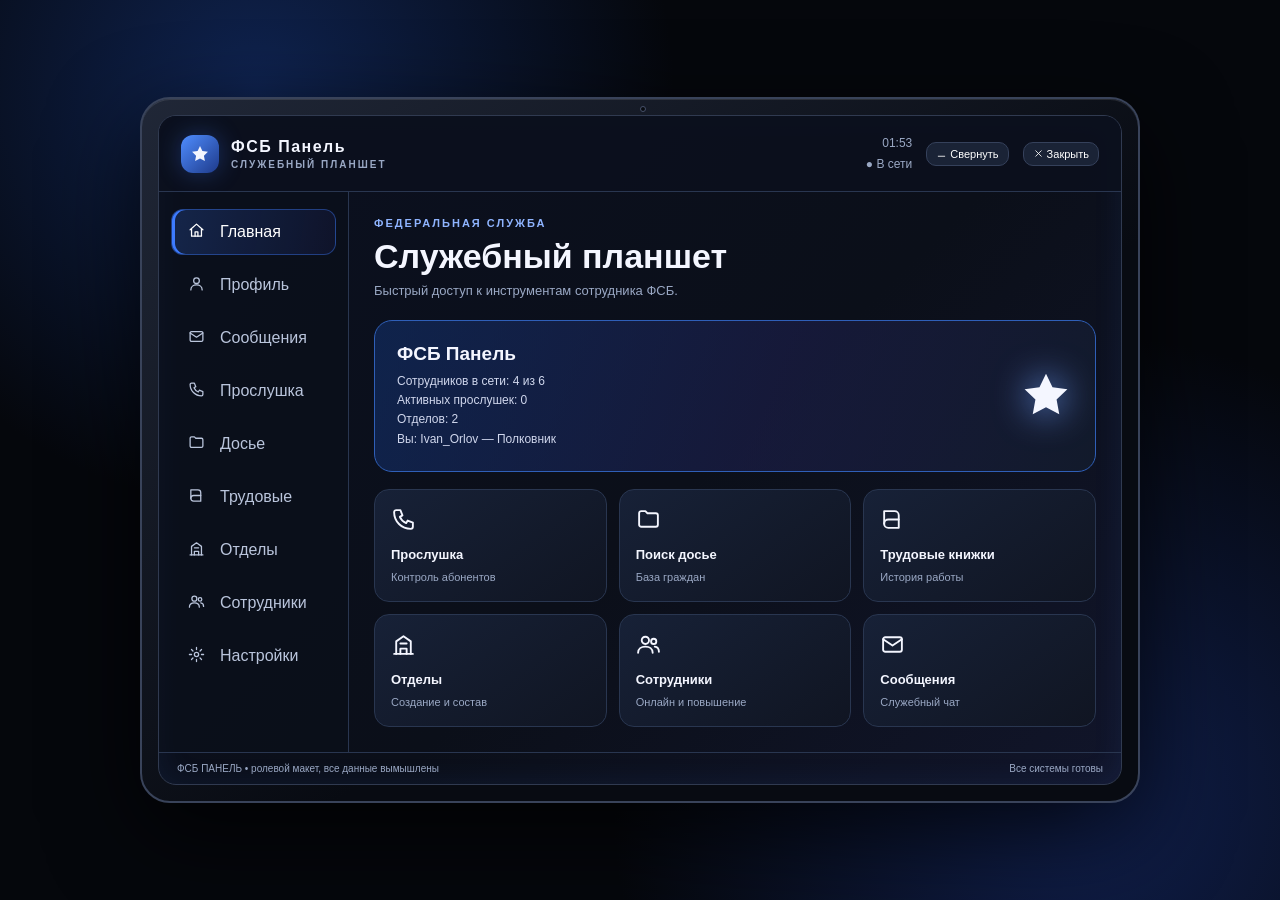
<file: index.html>
<!DOCTYPE html>
<html lang="ru">
<head>
<meta charset="UTF-8">
<meta name="viewport" content="width=device-width, initial-scale=1.0">
<title>ФСБ Панель — служебный планшет</title>
<style>
  :root { --bg:#080b13; --panel:#111827; --panel2:#192235; --line:#293650; --accent:#3d7bff; --text:#f4f6ff; --muted:#9aa8c4; }
  * { box-sizing:border-box; }
  body { margin:0; min-height:100vh; display:grid; place-items:center; padding:24px; color:var(--text); background:radial-gradient(circle at 20% 10%,#0f2350 0,transparent 32%),radial-gradient(circle at 85% 90%,#101f4c 0,transparent 35%),#05070c; font-family:Inter,Segoe UI,Arial,sans-serif; }
  button { font:inherit; cursor:pointer; }
  .tablet { width:min(100%,1000px); min-height:590px; padding:16px; border:2px solid #39435a; border-radius:30px; background:linear-gradient(145deg,#202737,#080b12 60%); box-shadow:0 30px 90px #000b, inset 0 1px 0 #ffffff1c; position:relative; }
  .camera { position:absolute; top:7px; left:50%; width:6px; height:6px; background:#080b10; border:1px solid #46506a; border-radius:50%; }
  .screen { min-height:555px; overflow:hidden; border-radius:18px; border:1px solid #303a50; background:linear-gradient(135deg,#0b1020,#0b0f19 55%,#11152a); display:flex; flex-direction:column; }
  header { display:flex; justify-content:space-between; align-items:center; padding:17px 22px; border-bottom:1px solid var(--line); background:#0b101de8; }
  .brand { display:flex; gap:12px; align-items:center; font-weight:900; letter-spacing:1.5px; }
  .logo { width:38px; height:38px; display:grid; place-items:center; border-radius:12px; background:linear-gradient(135deg,#4f8dff,#1e3a8a); box-shadow:0 0 25px #3d7bff50; font-size:20px; }
  .brand small { display:block; margin-top:3px; color:var(--muted); font-size:10px; letter-spacing:2px; font-weight:600; }
  .status { color:var(--muted); font-size:12px; text-align:right; line-height:1.7; }
  .body { flex:1; display:grid; grid-template-columns:190px 1fr; min-height:450px; }
  nav { padding:17px 12px; border-right:1px solid var(--line); background:#0b101a88; }
  .navbtn { width:100%; display:flex; align-items:center; gap:12px; text-align:left; padding:12px 13px; margin-bottom:7px; color:#bac5dc; background:transparent; border:1px solid transparent; border-radius:12px; transition:.18s; }
  .navbtn:hover,.navbtn.active { color:#fff; background:linear-gradient(100deg,#3d7bff35,#5557ff12); border-color:#3d7bff65; }
  .navbtn.active { box-shadow:inset 3px 0 var(--accent); }
  .navbtn .ico { width:23px; text-align:center; font-size:17px; }
  .navbottom { margin-top:30px; padding:12px; border:1px solid var(--line); border-radius:13px; color:var(--muted); font-size:11px; line-height:1.6; }
  main { padding:25px; min-width:0; }
  .eyebrow { color:#8fb4ff; font-size:11px; font-weight:800; letter-spacing:2px; text-transform:uppercase; }
  h1 { margin:8px 0 7px; font-size:clamp(24px,4vw,34px); }
  .sub { margin:0 0 22px; color:var(--muted); font-size:13px; }
  .hero { display:flex; justify-content:space-between; align-items:center; gap:15px; padding:22px; border:1px solid #2f5fb8; border-radius:18px; background:linear-gradient(110deg,#12306b99,#22245d77 55%,#121a2b); margin-bottom:17px; }
  .hero strong { display:block; font-size:19px; margin-bottom:7px; }
  .hero p { margin:0; color:#d0d7ed; font-size:12px; line-height:1.6; }
  .heroicon { font-size:54px; filter:drop-shadow(0 0 18px #6fa0ff); }
  .grid { display:grid; grid-template-columns:repeat(3,minmax(0,1fr)); gap:12px; }
  .tile { text-align:left; min-height:112px; padding:16px; color:var(--text); background:linear-gradient(145deg,#172137,#101522); border:1px solid var(--line); border-radius:15px; transition:.18s; }
  .tile:hover { transform:translateY(-2px); border-color:#3d7bff; box-shadow:0 8px 25px #0004; }
  .tile .big { display:block; font-size:25px; margin-bottom:12px; }
  .tile strong { display:block; font-size:13px; margin-bottom:5px; }
  .tile small { color:var(--muted); font-size:11px; }
  .sectionbox { padding:19px; background:#111827; border:1px solid var(--line); border-radius:15px; margin-bottom:12px; }
  .row { display:flex; justify-content:space-between; align-items:center; gap:15px; padding:12px 0; border-bottom:1px solid #263148; }
  .row:last-child { border-bottom:0; }
  .row label { font-size:13px; }
  .row small { display:block; color:var(--muted); font-size:11px; margin-top:4px; }
  .action { padding:9px 13px; border:1px solid #4a78d8; border-radius:10px; color:white; background:#2a56b8; }
  .action:hover { background:#3f6fd6; }
  .secondary { background:#1a2336; border-color:#35415b; }
  input,select { max-width:180px; padding:9px 10px; color:white; background:#0a0f19; border:1px solid #35415b; border-radius:9px; }
  .toggle { accent-color:#3d7bff; width:18px; height:18px; }
  .notice { padding:12px 14px; border:1px solid #3e6a57; border-radius:12px; color:#b6f4d3; background:#15332477; font-size:12px; margin-top:12px; }
  footer { padding:10px 18px; border-top:1px solid var(--line); display:flex; justify-content:space-between; gap:12px; color:var(--muted); font-size:10px; }
  .hidden { display:none!important; }
  @media(max-width:650px) { body{padding:8px}.tablet{padding:7px;border-radius:19px}.screen{border-radius:12px}.body{grid-template-columns:60px 1fr}nav{padding:12px 5px}.navbtn{justify-content:center;padding:12px 4px}.navbtn .label,.navbottom{display:none}main{padding:15px}.grid{grid-template-columns:repeat(2,minmax(0,1fr))}.hero{padding:15px}.heroicon{font-size:35px}.status{font-size:10px}header{padding:12px} }

  .badge{padding:3px 9px;border-radius:20px;font-size:10px;font-weight:700;white-space:nowrap}
  .b-on{background:#153324;color:#7ff0b0;border:1px solid #3e6a57}.b-off{background:#222a3a;color:#9aa8c4;border:1px solid #35415b}.b-red{background:#361820;color:#ffb9c0;border:1px solid #78434b}
  .acts{display:flex;gap:6px;align-items:center;flex-wrap:wrap;justify-content:flex-end}
  .sm{padding:5px 9px;font-size:11px}
  .log{margin-top:8px;padding:10px;background:#0a0f19;border:1px solid #263148;border-radius:10px;font:11px/1.7 monospace;color:#b6f4d3;max-height:130px;overflow:auto}
  .f{display:flex;gap:8px;flex-wrap:wrap;margin-bottom:10px}.f input,.f select{flex:1;min-width:120px;max-width:none}
  .card{padding:13px;border:1px solid var(--line);border-radius:13px;background:#0f1626;margin-bottom:10px}
  .card p{margin:4px 0;color:#c9d2e8;font-size:12px}
  details summary{cursor:pointer;margin-bottom:10px}
  main{overflow:auto;max-height:640px}
  .lock{min-height:555px;border-radius:18px;border:1px solid #303a50;background:#000;display:flex;flex-direction:column;align-items:center;justify-content:center;gap:18px;padding:24px;text-align:center;cursor:pointer}
  .lock img{height:360px;max-height:60vh;width:auto}
  .lock b{font-size:clamp(15px,3.4vw,22px);letter-spacing:1.5px;line-height:1.5;font-weight:800}
  .lock small{color:var(--muted);font-size:11px}
  .i{width:1em;height:1em;stroke:currentColor;fill:none;stroke-width:1.8;stroke-linecap:round;stroke-linejoin:round;vertical-align:-.125em;flex:none}
  .i.fill{fill:currentColor;stroke:none}
</style>
</head>
<body>
<svg width="0" height="0" style="position:absolute" aria-hidden="true"><symbol id="i-home" viewBox="0 0 24 24"><path d="M3 11l9-8 9 8"/><path d="M5 10v10h14V10"/><path d="M10 20v-6h4v6"/></symbol><symbol id="i-user" viewBox="0 0 24 24"><circle cx="12" cy="8" r="4"/><path d="M4 21c0-4.4 3.6-7 8-7s8 2.6 8 7"/></symbol><symbol id="i-mail" viewBox="0 0 24 24"><rect x="3" y="5" width="18" height="14" rx="2"/><path d="M3 7l9 6 9-6"/></symbol><symbol id="i-phone" viewBox="0 0 24 24"><path d="M5 3h4l2 5-2.5 1.5a11 11 0 0 0 6 6L16 13l5 2v4a2 2 0 0 1-2 2A16 16 0 0 1 3 5a2 2 0 0 1 2-2z"/></symbol><symbol id="i-folder" viewBox="0 0 24 24"><path d="M3 6a2 2 0 0 1 2-2h4l2 2h8a2 2 0 0 1 2 2v9a2 2 0 0 1-2 2H5a2 2 0 0 1-2-2z"/></symbol><symbol id="i-book" viewBox="0 0 24 24"><path d="M4 4h10a4 4 0 0 1 4 4v12H8a4 4 0 0 1-4-4z"/><path d="M4 16a4 4 0 0 1 4-4h10"/></symbol><symbol id="i-building" viewBox="0 0 24 24"><path d="M3 21h18"/><path d="M5 21V9l7-5 7 5v12"/><path d="M9 21v-5h6v5"/><path d="M9 11h6"/></symbol><symbol id="i-users" viewBox="0 0 24 24"><circle cx="9" cy="8" r="3.5"/><path d="M2 20c0-3.6 3-6 7-6s7 2.4 7 6"/><circle cx="17" cy="9" r="2.5"/><path d="M18 14c2.4.3 4 2 4 5"/></symbol><symbol id="i-gear" viewBox="0 0 24 24"><circle cx="12" cy="12" r="3"/><path d="M12 2v3M12 19v3M2 12h3M19 12h3M4.9 4.9L7 7M17 17l2.1 2.1M4.9 19.1L7 17M17 7l2.1-2.1"/></symbol><symbol id="i-star" viewBox="0 0 24 24"><path d="M12 2.5l2.9 6 6.6.9-4.8 4.6 1.2 6.5L12 17.4l-5.9 3.1 1.2-6.5L2.5 9.4l6.6-.9z"/></symbol><symbol id="i-close" viewBox="0 0 24 24"><path d="M6 6l12 12M18 6L6 18"/></symbol><symbol id="i-minus" viewBox="0 0 24 24"><path d="M5 18h14"/></symbol><symbol id="i-refresh" viewBox="0 0 24 24"><path d="M20 11a8 8 0 1 0-2.3 5.7"/><path d="M20 4v7h-7"/></symbol><symbol id="i-back" viewBox="0 0 24 24"><path d="M15 5l-7 7 7 7"/></symbol></svg>
<div class="tablet">
  <div class="camera"></div>
  <div class="lock hidden" id="lock"><img alt="Герб ФСБ России" src="[data-uri]"><b>ФСБ России<br>по Нижегородской Области</b><small>Нажмите, чтобы открыть планшет</small></div>
  <div class="screen">
    <header>
      <div class="brand"><div class="logo"><svg class="i fill"><use href="#i-star"/></svg></div><div>ФСБ Панель<small>СЛУЖЕБНЫЙ ПЛАНШЕТ</small></div></div>
      <div style="display:flex;align-items:center;gap:14px"><div class="status"><span id="clock">00:00</span><br><span id="hdrStatus">● В сети</span></div><button class="action secondary sm" id="minBtn" title="Свернуть планшет"><svg class="i"><use href="#i-minus"/></svg> Свернуть</button><button class="action secondary sm" id="closeBtn" title="Закрыть планшет (Esc)"><svg class="i"><use href="#i-close"/></svg> Закрыть</button></div>
    </header>
    <div class="body">
      <nav>
        <button class="navbtn active" data-page="home"><span class="ico"><svg class="i"><use href="#i-home"/></svg></span><span class="label">Главная</span></button>
        <button class="navbtn" data-page="profile"><span class="ico"><svg class="i"><use href="#i-user"/></svg></span><span class="label">Профиль</span></button>
        <button class="navbtn" data-page="messages"><span class="ico"><svg class="i"><use href="#i-mail"/></svg></span><span class="label">Сообщения</span></button>
        <button class="navbtn" data-page="tap"><span class="ico"><svg class="i"><use href="#i-phone"/></svg></span><span class="label">Прослушка</span></button>
        <button class="navbtn" data-page="dossier"><span class="ico"><svg class="i"><use href="#i-folder"/></svg></span><span class="label">Досье</span></button>
        <button class="navbtn" data-page="work"><span class="ico"><svg class="i"><use href="#i-book"/></svg></span><span class="label">Трудовые</span></button>
        <button class="navbtn" data-page="depts"><span class="ico"><svg class="i"><use href="#i-building"/></svg></span><span class="label">Отделы</span></button>
        <button class="navbtn" data-page="staff"><span class="ico"><svg class="i"><use href="#i-users"/></svg></span><span class="label">Сотрудники</span></button>
        <button class="navbtn" data-page="settings"><span class="ico"><svg class="i"><use href="#i-gear"/></svg></span><span class="label">Настройки</span></button>
      </nav>
      <main>
        <section id="page-home" class="page">
          <div class="eyebrow">Федеральная служба</div><h1>Служебный планшет</h1><p class="sub">Быстрый доступ к инструментам сотрудника ФСБ.</p>
          <div class="hero"><div><strong>ФСБ Панель</strong><p id="homeStats"></p></div><div class="heroicon"><svg class="i fill"><use href="#i-star"/></svg></div></div>
          <div class="grid">
            <button class="tile" data-open="tap"><span class="big"><svg class="i"><use href="#i-phone"/></svg></span><strong>Прослушка</strong><small>Контроль абонентов</small></button>
            <button class="tile" data-open="dossier"><span class="big"><svg class="i"><use href="#i-folder"/></svg></span><strong>Поиск досье</strong><small>База граждан</small></button>
            <button class="tile" data-open="work"><span class="big"><svg class="i"><use href="#i-book"/></svg></span><strong>Трудовые книжки</strong><small>История работы</small></button>
            <button class="tile" data-open="depts"><span class="big"><svg class="i"><use href="#i-building"/></svg></span><strong>Отделы</strong><small>Создание и состав</small></button>
            <button class="tile" data-open="staff"><span class="big"><svg class="i"><use href="#i-users"/></svg></span><strong>Сотрудники</strong><small>Онлайн и повышение</small></button>
            <button class="tile" data-open="messages"><span class="big"><svg class="i"><use href="#i-mail"/></svg></span><strong>Сообщения</strong><small>Служебный чат</small></button>
          </div>
        </section>

        <section id="page-profile" class="page hidden">
          <div class="eyebrow">Аккаунт</div><h1>Профиль сотрудника</h1><p class="sub">Данные берутся с игрового сервера.</p>
          <div class="sectionbox" id="profileBox"></div><div id="profileNotice"></div>
        </section>

        <section id="page-messages" class="page hidden">
          <div class="eyebrow">Связь</div><h1>Сообщения</h1><p class="sub">Локальный чат — сообщения не отправляются на сервер.</p>
          <div class="sectionbox" id="chatLog" style="height:230px;overflow:auto"><div class="notice">Система: служебный чат готов.</div></div>
          <form id="chatForm" style="display:flex;gap:8px"><input id="chatInput" placeholder="Напиши сообщение..." maxlength="180" style="flex:1;max-width:none"><button class="action">Отправить</button></form>
        </section>

        <section id="page-tap" class="page hidden">
          <div class="eyebrow">Оперативные мероприятия</div><h1>Система прослушки</h1><p class="sub">Выбери организацию и запусти прослушку. Игровая имитация, все разговоры вымышлены.</p>
          <div class="sectionbox">
            <div class="f"><select id="tpOrg"><option>Воинская Часть</option><option>ДПС</option><option>ППС</option><option>ЕСС</option><option>ТРК</option><option>РМ</option><option>КМ</option><option>Байкеры</option><option>Скинхеды</option></select></div>
            <button class="action" id="tpAdd">Начать прослушку</button><div id="tpNotice"></div>
          </div>
          <div id="tapList"></div>
        </section>

        <section id="page-dossier" class="page hidden">
          <div class="eyebrow">Картотека</div><h1>Поиск досье</h1><p class="sub">Поиск по ФИО, паспорту, телефону или организации. Пустой запрос покажет всех.</p>
          <div class="f"><input id="dsQ" placeholder="Введите запрос"><button class="action" id="dsGo" style="flex:none">Найти</button></div>
          <details class="sectionbox"><summary>Создать досье</summary>
            <div class="f"><input id="nName" placeholder="ФИО"><input id="nPhone" placeholder="Телефон"></div>
            <div class="f"><input id="nOrg" placeholder="Организация"><input id="nNotes" placeholder="Заметки"></div>
            <button class="action" id="nAdd">Сохранить досье</button><div id="nNotice"></div>
          </details>
          <div id="dsList"></div>
        </section>

        <section id="page-work" class="page hidden">
          <div class="eyebrow">Картотека</div><h1>Трудовые книжки</h1><p class="sub">Поиск по ФИО и добавление записей о работе.</p>
          <div class="f"><input id="wkQ" placeholder="ФИО гражданина"><button class="action" id="wkGo" style="flex:none">Найти</button></div>
          <details class="sectionbox"><summary>Добавить запись в трудовую</summary>
            <div class="f"><select id="wkPerson"></select></div>
            <div class="f"><input id="wkPlace" placeholder="Место работы"><input id="wkPos" placeholder="Должность"><input id="wkPer" placeholder="Период, напр. 2020–2022"></div>
            <button class="action" id="wkAdd">Добавить запись</button><div id="wkNotice"></div>
          </details>
          <div id="wkList"></div>
        </section>

        <section id="page-depts" class="page hidden">
          <div class="eyebrow">Структура</div><h1>Отделы ФСБ</h1>
          <div id="deptsMain">
            <p class="sub">Нажми на отдел, чтобы открыть состав. Новый отдел создаётся ниже.</p>
            <div class="sectionbox"><div class="f"><input id="dpName" placeholder="Название отдела"><input id="dpDesc" placeholder="Описание"></div>
              <button class="action" id="dpAdd">Создать отдел</button><div id="dpNotice"></div></div>
            <div class="grid" id="deptList"></div>
          </div>
          <div id="deptView" class="hidden">
            <div class="f" style="align-items:center"><button class="action secondary sm" id="dvBack"><svg class="i"><use href="#i-back"/></svg> Назад</button><strong id="dvTitle" style="flex:1"></strong><button class="action secondary sm" id="dvDel">Удалить отдел</button></div>
            <p class="sub" id="dvDesc"></p>
            <div class="notice" id="dvRoles" style="margin:0 0 12px"></div>
            <div class="sectionbox"><div class="f"><input id="dvNick" placeholder="Ник или ID сотрудника"><button class="action" id="dvAdd" style="flex:none">Добавить в отдел</button></div><div id="dvNotice"></div></div>
            <details class="sectionbox" open><summary>Добавить из списка сотрудников</summary>
              <div class="f"><input id="dvFilter" placeholder="Фильтр по нику или ID"></div><div id="dvList"></div></details>
            <div class="sectionbox" id="dvMembers"></div>
          </div>
        </section>

        <section id="page-staff" class="page hidden">
          <div class="eyebrow">Личный состав</div><h1>Сотрудники</h1><p class="sub">Сотрудники ФСБ, которые сейчас на сервере. Список обновляется при открытии раздела.</p>
          <div class="f"><select id="stFilter"><option value="all">Все</option><option value="on">В сети</option><option value="off">Не в сети</option></select><button class="action secondary sm" id="stRefresh" style="flex:none"><svg class="i"><use href="#i-refresh"/></svg> Обновить</button></div>
          <div class="sectionbox" id="staffList"></div>
          <div class="sectionbox"><strong>Журнал действий</strong><div class="log" id="journal"></div></div>
        </section>

        <section id="page-settings" class="page hidden">
          <div class="eyebrow">Персонализация</div><h1>Настройки</h1><p class="sub">Параметры сохраняются в этом браузере.</p>
          <div class="sectionbox">
            <div class="row"><label>Подсветка экрана<small>Внутреннее свечение</small></label><input class="toggle" type="checkbox" id="glow"></div>
            <button class="action" id="saveSettings">Применить</button><div id="settingsNotice"></div>
          </div>
          <div class="sectionbox"><button class="action secondary" id="reset">Сбросить все данные</button> <button class="action secondary" id="closeTablet">Свернуть планшет</button> <button class="action secondary" id="closeReal">Закрыть (Esc)</button></div>
        </section>
      </main>
    </div>
    <footer><span>ФСБ ПАНЕЛЬ • ролевой макет, все данные вымышлены</span><span id="footerStatus">Все системы готовы</span></footer>
  </div>
</div>
<script>
let RANKS=['Стажёр','Рядовой','Сержант','Ст. сержант','Прапорщик','Лейтенант','Ст. лейтенант','Капитан','Майор','Полковник'];
const LINES=['— Алло, ты где сейчас?','— Встретимся у вокзала в шесть.','— Не по телефону, перезвоню позже.','— Деньги переведу завтра.','— Заказ готов, заберёшь на складе.','— Всё спокойно, хвоста нет.','— Ладно, до связи.'];
const PAGES=['home','profile','messages','tap','dossier','work','depts','staff','settings'];
const $=id=>document.getElementById(id),uid=()=>Date.now()+Math.floor(Math.random()*999);
const esc=s=>String(s==null?'':s).replace(/[&<>"']/g,c=>({'&':'&amp;','<':'&lt;','>':'&gt;','"':'&quot;',"'":'&#39;'}[c]));
const nowT=()=>new Date().toLocaleTimeString('ru-RU');
function seed(){return{glow:true,journal:[],taps:[],
 staff:[{id:1,name:'Ivan_Orlov',rank:9,dept:1,online:true},{id:2,name:'Viktor_Belov',rank:7,dept:1,online:true},{id:3,name:'Sergey_Volkov',rank:5,dept:1,online:false},{id:4,name:'Anna_Kozlova',rank:6,dept:2,online:true},{id:5,name:'Dmitry_Sokolov',rank:3,dept:2,online:false},{id:6,name:'Oleg_Morozov',rank:1,dept:null,online:true}],
 depts:[{id:1,name:'Оперативный отдел',desc:'Оперативная работа и наблюдение',head:2},{id:2,name:'Контрразведка',desc:'Выявление и пресечение угроз',head:4}],
 people:[
 {id:1,name:'Александр Кравцов',pass:'AA 100234',born:'12.04.1990',phone:'555-0142',addr:'ул. Ленина, 12',org:'Байкеры',wanted:true,notes:'Замечен у вокзала',work:[{place:'СТО «Мотор»',pos:'Механик',period:'2015–2019'}]},
 {id:2,name:'Марина Левина',pass:'AB 200881',born:'03.09.1995',phone:'555-0177',addr:'пр. Мира, 5',org:'ТРК',wanted:false,notes:'Чистая',work:[{place:'ТРК «Город»',pos:'Редактор',period:'2018–2024'}]},
 {id:3,name:'Павел Седов',pass:'AC 300455',born:'21.11.1987',phone:'555-0199',addr:'ул. Южная, 40',org:'Скинхеды',wanted:true,notes:'Связан с группировкой',work:[{place:'Склад №3',pos:'Грузчик',period:'2012–2016'},{place:'Охранное агентство',pos:'Охранник',period:'2016–2020'}]},
 {id:4,name:'Елена Рогова',pass:'AD400120',born:'30.06.1993',phone:'555-0123',addr:'ул. Садовая, 8',org:'Нет',wanted:false,notes:'Свидетель по делу',work:[]}]}}
let D=(()=>{try{const s=JSON.parse(localStorage.getItem('fsb_state'));if(s&&s.staff)return s}catch(e){}return seed()})();
const save=()=>{try{localStorage.setItem('fsb_state',JSON.stringify(D))}catch(e){}};
D.depts.forEach(d=>{d.deputies=d.deputies||[]});
const roleOf=(d,id)=>d?(d.head===id?'Начальник':((d.deputies||[]).includes(id)?'Заместитель':'')):'';
const note=(id,t,g=true)=>$(id).innerHTML='<div class="notice" style="'+(g?'':'border-color:#78434b;color:#ffb9c0;background:#361820')+'">'+esc(t)+'</div>';
const jr=m=>{D.journal.unshift({t:nowT(),m});D.journal=D.journal.slice(0,30);save()};
const deptName=id=>(D.depts.find(d=>d.id===id)||{name:'Без отдела'}).name;
let MYID=1,MINE={};
const me=()=>D.staff.find(s=>s.id===MYID)||{id:MYID,name:MINE.name||'—',rank:0,online:true};
const IC=(n,f)=>'<svg class="i'+(f?' fill':'')+'"><use href="#i-'+n+'"/></svg>';
const setHdr=()=>{$('hdrStatus').textContent='● '+me().name;};
const badge=on=>'<span class="badge '+(on?'b-on':'b-off')+'">'+(on?'В сети':'Не в сети')+'</span>';

/* навигация */
function openPage(n){if(!PAGES.includes(n))return;
 document.querySelectorAll('.page').forEach(p=>p.classList.toggle('hidden',p.id!=='page-'+n));
 document.querySelectorAll('.navbtn').forEach(b=>b.classList.toggle('active',b.dataset.page===n));
 ({home:renderHome,profile:renderProfile,tap:renderTaps,dossier:()=>renderDossier($('dsQ').value),work:renderWork,depts:renderDepts,staff:renderStaff}[n]||(()=>{}))();
 $('footerStatus').textContent='Раздел: '+(document.querySelector('.navbtn[data-page="'+n+'"] .label')||{}).textContent;}
document.querySelectorAll('[data-page]').forEach(b=>b.onclick=()=>openPage(b.dataset.page));
document.querySelectorAll('[data-open]').forEach(b=>b.onclick=()=>openPage(b.dataset.open));

function renderHome(){const on=D.staff.filter(s=>s.online).length;
 $('homeStats').innerHTML='Сотрудников в сети: '+on+' из '+D.staff.length+'<br>Активных прослушек: '+D.taps.filter(t=>t.on).length+'<br>Отделов: '+D.depts.length+'<br>Вы: '+esc(me().name)+' — '+esc(RANKS[me().rank]||'—');}
function renderProfile(){
 const m=Object.keys(MINE).length?MINE:{id:me().id,name:me().name,fsb:1};
 const rk=m.fsb===0?'Не состоит в ФСБ'+(m.admin>0?' (администратор)':''):(RANKS[me().rank]||'—')+' ('+(me().rank+1)+' из '+RANKS.length+')';
 const row=(l,v)=>'<div class="row"><label>'+l+'</label><strong>'+esc(v)+'</strong></div>';
 $('profileBox').innerHTML=row('Игровое имя',m.name||'—')+row('ID на сервере',m.id!=null?m.id:'—')+row('Звание',rk)
  +row('Уровень',m.level!=null?m.level:'—')+row('Телефон',m.phone>1?m.phone:'Не имеется')+(m.admin>0?row('Админ-уровень',m.admin):'')+row('Статус','В сети');
 if(!gotInit)note('profileNotice','Данные сервера не получены — показан демо-режим.',false);else $('profileNotice').innerHTML='';}
$('chatForm').onsubmit=e=>{e.preventDefault();const v=$('chatInput').value.trim();if(!v)return;
 const m=document.createElement('div');m.className='notice';m.style.marginTop='8px';m.textContent=me().name+': '+v;$('chatLog').appendChild(m);$('chatInput').value='';$('chatLog').scrollTop=1e9;};

/* прослушка */
function renderTaps(){
 $('tapList').innerHTML=D.taps.map(t=>'<div class="card"><div class="row" style="padding:0 0 8px"><div><strong>'+esc(t.org||t.name)+'</strong></div><div class="acts"><span class="badge '+(t.on?'b-on':'b-off')+'">'+(t.on?'Идёт запись':'Остановлена')+'</span><button class="action secondary sm" data-tt="'+t.id+'">'+(t.on?'Стоп':'Старт')+'</button><button class="action secondary sm" data-tl="'+t.id+'">Журнал</button><button class="action secondary sm" data-td="'+t.id+'" title="Удалить">'+IC('close')+'</button></div></div>'+(t.open?'<div class="log">'+(t.log.map(esc).join('<br>')||'Ожидание разговора…')+'</div>':'')+'</div>').join('')||'<div class="notice">Прослушек пока нет.</div>';
 document.querySelectorAll('#tapList .log').forEach(l=>l.scrollTop=1e9);}
$('tpAdd').onclick=()=>{const org=$('tpOrg').value;
 if(D.taps.some(t=>t.org===org))return note('tpNotice','Прослушка этой организации уже есть в списке.',false);
 D.taps.unshift({id:uid(),org,on:true,open:true,log:[]});jr('Начата прослушка: '+org);save();
 note('tpNotice','Прослушка запущена: '+org+'.');renderTaps();};
$('tapList').onclick=e=>{const b=e.target.closest('button');if(!b)return;const g=k=>D.taps.find(t=>t.id==b.dataset[k]);
 if(b.dataset.tt){const t=g('tt');t.on=!t.on;jr((t.on?'Возобновлена':'Остановлена')+' прослушка: '+(t.org||t.name))}
 if(b.dataset.tl){const t=g('tl');t.open=!t.open}
 if(b.dataset.td){const t=g('td');D.taps=D.taps.filter(x=>x!==t);jr('Удалена прослушка: '+(t.org||t.name))}
 save();renderTaps();};
setInterval(()=>{let ch=false;D.taps.forEach(t=>{if(t.on){t.log.push('['+nowT()+'] '+LINES[Math.floor(Math.random()*LINES.length)]);t.log=t.log.slice(-40);ch=true}});
 if(ch){save();if(!$('page-tap').classList.contains('hidden'))renderTaps()}},4000);

/* досье */
const personCard=p=>'<div class="card"><div class="row" style="padding:0 0 8px"><strong>'+esc(p.name)+'</strong>'+(p.wanted?'<span class="badge b-red">В розыске</span>':'<span class="badge b-off">Не в розыске</span>')+'</div><p>Паспорт: '+esc(p.pass)+' • Родился: '+esc(p.born)+'</p><p>Телефон: '+esc(p.phone)+' • Адрес: '+esc(p.addr)+'</p><p>Организация: '+esc(p.org)+'</p><p>Заметки: '+esc(p.notes)+'</p><div class="acts" style="justify-content:flex-start;margin-top:8px"><button class="action secondary sm" data-wk="'+p.id+'">Трудовая</button><button class="action secondary sm" data-tp="'+p.id+'">На прослушку</button><button class="action secondary sm" data-wt="'+p.id+'">Розыск вкл/выкл</button></div></div>';
function renderDossier(q){q=(q||'').trim().toLowerCase();
 const r=D.people.filter(p=>!q||[p.name,p.pass,p.phone,p.org].some(v=>String(v).toLowerCase().includes(q)));
 $('dsList').innerHTML=r.map(personCard).join('')||'<div class="notice" style="border-color:#78434b;color:#ffb9c0;background:#361820">Ничего не найдено.</div>';}
$('dsGo').onclick=()=>renderDossier($('dsQ').value);$('dsQ').onkeydown=e=>{if(e.key==='Enter')renderDossier($('dsQ').value)};
$('nAdd').onclick=()=>{const name=$('nName').value.trim();if(!name)return note('nNotice','Укажи ФИО.',false);
 D.people.push({id:uid(),name,pass:'ID '+Math.floor(100000+Math.random()*899999),born:'—',phone:$('nPhone').value.trim()||'—',addr:'—',org:$('nOrg').value.trim()||'Нет',wanted:false,notes:$('nNotes').value.trim()||'—',work:[]});
 jr('Создано досье: '+name);save();['nName','nPhone','nOrg','nNotes'].forEach(i=>$(i).value='');note('nNotice','Досье создано.');renderDossier($('dsQ').value);};
$('dsList').onclick=e=>{const b=e.target.closest('button');if(!b)return;const f=k=>D.people.find(p=>p.id==b.dataset[k]);
 if(b.dataset.wk){$('wkQ').value=f('wk').name;openPage('work')}
 if(b.dataset.tp){const p=f('tp');openPage('tap');const o=[...$('tpOrg').options].find(x=>x.value===p.org);if(o){$('tpOrg').value=p.org;note('tpNotice','Выбрана организация: '+p.org+'.')}else note('tpNotice','У этого человека нет организации из списка.',false)}
 if(b.dataset.wt){const p=f('wt');p.wanted=!p.wanted;jr((p.wanted?'Объявлен в розыск: ':'Снят с розыска: ')+p.name);save();renderDossier($('dsQ').value)}};

/* трудовые */
function renderWork(){const q=$('wkQ').value.trim().toLowerCase();
 $('wkPerson').innerHTML=D.people.map(p=>'<option value="'+p.id+'">'+esc(p.name)+'</option>').join('');
 const r=D.people.filter(p=>!q||p.name.toLowerCase().includes(q));
 $('wkList').innerHTML=r.map(p=>'<div class="card"><strong>'+esc(p.name)+'</strong>'+(p.work.length?p.work.map(w=>'<p>• '+esc(w.pos)+' — '+esc(w.place)+' ('+esc(w.period)+')</p>').join(''):'<p>Записей о работе нет.</p>')+'</div>').join('')||'<div class="notice" style="border-color:#78434b;color:#ffb9c0;background:#361820">Трудовая книжка не найдена.</div>';}
$('wkGo').onclick=renderWork;$('wkQ').onkeydown=e=>{if(e.key==='Enter')renderWork()};
$('wkAdd').onclick=()=>{const p=D.people.find(x=>x.id==$('wkPerson').value),place=$('wkPlace').value.trim(),pos=$('wkPos').value.trim(),period=$('wkPer').value.trim();
 if(!p||!place||!pos)return note('wkNotice','Укажи гражданина, место работы и должность.',false);
 p.work.push({place,pos,period:period||'—'});jr('Запись в трудовую: '+p.name);save();['wkPlace','wkPos','wkPer'].forEach(i=>$(i).value='');note('wkNotice','Запись добавлена.');renderWork();};

/* отделы */
let curDept=null;
function renderDepts(){
 $('deptList').innerHTML=D.depts.map(d=>'<button class="tile" data-d="'+d.id+'"><span class="big"><svg class="i"><use href="#i-building"/></svg></span><strong>'+esc(d.name)+'</strong><small>Сотрудников: '+D.staff.filter(s=>s.dept===d.id).length+'</small></button>').join('')||'<div class="notice">Отделов пока нет.</div>';
 $('deptsMain').classList.toggle('hidden',curDept!==null);$('deptView').classList.toggle('hidden',curDept===null);
 if(curDept!==null)renderDeptView();}
function renderDeptView(){const d=D.depts.find(x=>x.id===curDept);if(!d){curDept=null;return renderDepts()}
 d.deputies=d.deputies||[];
 $('dvTitle').textContent=d.name;$('dvDesc').textContent=d.desc||'';
 const nm=id=>{const x=D.staff.find(z=>z.id===id);return x?x.name:'—'};
 $('dvRoles').innerHTML=IC('star',1)+' Начальник: <b>'+(d.head?esc(nm(d.head)):'не назначен')+'</b><br>'+IC('star')+' Заместители ('+d.deputies.length+'/2): <b>'+(d.deputies.length?d.deputies.map(x=>esc(nm(x))).join(', '):'не назначены')+'</b>';
 const mem=D.staff.filter(s=>s.dept===d.id);
 $('dvMembers').innerHTML=mem.map(s=>{const r=roleOf(d,s.id);
  return '<div class="row"><div><strong>'+esc(s.name)+(r==='Начальник'?' '+IC('star',1):r?' '+IC('star'):'')+'</strong><small>ID '+s.id+' • '+RANKS[s.rank]+(r?' • '+r:'')+'</small></div><div class="acts">'+badge(s.online)+
  (r?'<button class="action secondary sm" data-un="'+s.id+'">Снять с должности</button>':'<button class="action secondary sm" data-hd="'+s.id+'">Начальник</button><button class="action secondary sm" data-dp="'+s.id+'">Заместитель</button>')+
  (s.id===MYID?'':'<button class="action secondary sm" data-rm="'+s.id+'">Убрать</button>')+'</div></div>'}).join('')||'<div class="notice">В отделе пока никого нет.</div>';
 renderDvList();}
function renderDvList(){const d=D.depts.find(x=>x.id===curDept);if(!d)return;const q=$('dvFilter').value.trim().toLowerCase();
 const l=D.staff.filter(s=>s.dept!==d.id&&(!q||s.name.toLowerCase().includes(q)||String(s.id)===q));
 $('dvList').innerHTML=l.map(s=>'<div class="row"><div><strong>'+esc(s.name)+'</strong><small>ID '+s.id+' • '+RANKS[s.rank]+' • '+esc(deptName(s.dept))+'</small></div><div class="acts">'+badge(s.online)+'<button class="action secondary sm" data-ad="'+s.id+'">+ Добавить</button></div></div>').join('')||'<div class="notice">Нет сотрудников, которых можно добавить.</div>';}
$('dvFilter').oninput=renderDvList;
$('dvList').onclick=e=>{const b=e.target.closest('[data-ad]');if(!b)return;const st=D.staff.find(x=>x.id==b.dataset.ad);if(!st)return;
 const from=st.dept;if(from){const o=D.depts.find(x=>x.id===from);if(o){if(o.head===st.id)o.head=null;o.deputies=(o.deputies||[]).filter(x=>x!==st.id)}}
 st.dept=curDept;jr(st.name+' (ID '+st.id+') → '+deptName(curDept));save();renderDeptView();
 note('dvNotice',st.name+' добавлен в отдел'+(from?' (переведён из «'+deptName(from)+'»)':'')+'.');};
$('dpAdd').onclick=()=>{const name=$('dpName').value.trim();if(!name)return note('dpNotice','Укажи название отдела.',false);
 D.depts.push({id:uid(),name,desc:$('dpDesc').value.trim(),head:null});jr('Создан отдел: '+name);save();$('dpName').value=$('dpDesc').value='';note('dpNotice','Отдел создан.');renderDepts();};
$('deptList').onclick=e=>{const b=e.target.closest('[data-d]');if(b){curDept=+b.dataset.d;renderDepts()}};
$('dvBack').onclick=()=>{curDept=null;renderDepts()};
$('dvDel').onclick=()=>{const d=D.depts.find(x=>x.id===curDept);D.staff.forEach(s=>{if(s.dept===curDept)s.dept=null});D.depts=D.depts.filter(x=>x!==d);jr('Удалён отдел: '+d.name);save();curDept=null;renderDepts();};
$('dvAdd').onclick=()=>{const q=$('dvNick').value.trim().replace(/[<>]/g,'');if(!q)return note('dvNotice','Впиши ник или ID сотрудника.',false);
 const num=/^\d+$/.test(q);
 let st=num?D.staff.find(x=>String(x.id)===q):D.staff.find(x=>x.name.toLowerCase()===q.toLowerCase());
 if(!st){if(num)return note('dvNotice','Сотрудник с ID '+q+' не найден.',false);
  st={id:Math.max(0,...D.staff.map(x=>x.id))+1,name:q,rank:0,dept:null,online:false};D.staff.push(st);jr('Принят сотрудник: '+q)}
 if(st.dept===curDept)return note('dvNotice',st.name+' уже в этом отделе.',false);
 const from=st.dept;if(from){const o=D.depts.find(x=>x.id===from);if(o){if(o.head===st.id)o.head=null;o.deputies=(o.deputies||[]).filter(x=>x!==st.id)}}st.dept=curDept;jr(st.name+' (ID '+st.id+') → '+deptName(curDept));save();$('dvNick').value='';
 renderDeptView();note('dvNotice',st.name+' (ID '+st.id+') добавлен в отдел'+(from?' (переведён из «'+deptName(from)+'»)':'')+'.');};
$('dvNick').onkeydown=e=>{if(e.key==='Enter')$('dvAdd').click()};
$('dvMembers').onclick=e=>{const b=e.target.closest('button');if(!b)return;
 const d=D.depts.find(x=>x.id===curDept);d.deputies=d.deputies||[];
 const k=['hd','dp','un','rm'].find(k=>b.dataset[k]);const id=+b.dataset[k];const st=D.staff.find(x=>x.id===id);if(!st)return;
 if(k==='hd'){if(d.head&&d.head!==id)return note('dvNotice','Ошибка: начальник отдела уже назначен. Сначала снимите его с должности.',false);
  d.deputies=d.deputies.filter(x=>x!==id);d.head=id;jr(st.name+' назначен начальником отдела «'+d.name+'»');note('dvNotice',st.name+' назначен начальником.')}
 if(k==='dp'){if(d.deputies.length>=2)return note('dvNotice','Ошибка: в отделе уже 2 заместителя — это максимум. Сначала снимите одного.',false);
  d.deputies.push(id);jr(st.name+' назначен заместителем отдела «'+d.name+'»');note('dvNotice',st.name+' назначен заместителем ('+d.deputies.length+'/2).')}
 if(k==='un'){if(d.head===id)d.head=null;d.deputies=d.deputies.filter(x=>x!==id);jr(st.name+' снят с должности в отделе «'+d.name+'»');note('dvNotice',st.name+' снят с должности.')}
 if(k==='rm'){st.dept=null;if(d.head===id)d.head=null;d.deputies=d.deputies.filter(x=>x!==id);jr(st.name+' убран из отдела «'+d.name+'»');note('dvNotice',st.name+' убран из отдела.')}
 save();renderDeptView();};

/* сотрудники */
function renderStaff(){const f=$('stFilter').value;
 const l=D.staff.filter(s=>f==='all'||(f==='on')===s.online);
 $('staffList').innerHTML=l.map(s=>'<div class="row"><div><strong>'+esc(s.name)+(s.id===MYID?' (вы)':'')+'</strong><small>ID '+s.id+' • '+RANKS[s.rank]+' • '+(s.rank+1)+' ранг • '+esc(deptName(s.dept))+(roleOf(D.depts.find(x=>x.id===s.dept),s.id)?' • '+roleOf(D.depts.find(x=>x.id===s.dept),s.id):'')+'</small></div><div class="acts">'+badge(s.online)+'</div></div>').join('')||'<div class="notice">Сотрудников нет.</div>';
 $('journal').innerHTML=D.journal.slice(0,10).map(j=>esc('['+j.t+'] '+j.m)).join('<br>')||'Записей пока нет.';}
$('stFilter').onchange=renderStaff;
$('staffList').onclick=e=>{const b=e.target.closest('button');if(!b)return;const g=k=>D.staff.find(s=>s.id==b.dataset[k]);
 const move=(s,d)=>{if(s.id===MYID)return alert('Свой ранг менять нельзя.');const n=s.rank+d;
  if(n<0)return alert('Минимальное звание уже назначено.');if(n>=me().rank)return alert('Нельзя повысить до своего звания или выше.');
  jr((d>0?'Повышен ':'Понижен ')+s.name+': '+RANKS[s.rank]+' → '+RANKS[n]);s.rank=n;};
 if(b.dataset.up)move(g('up'),1);
 if(b.dataset.dn)move(g('dn'),-1);
 if(b.dataset.tg){const s=g('tg');s.online=!s.online;jr(s.name+': '+(s.online?'в сети':'не в сети'));if(s.id===MYID)setHdr()}
 save();renderStaff();};

/* настройки */
const applyGlow=()=>document.querySelector('.screen').style.boxShadow=D.glow?'inset 0 0 30px #3d7bff18':'none';
$('glow').checked=D.glow;applyGlow();
$('saveSettings').onclick=()=>{D.glow=$('glow').checked;save();applyGlow();note('settingsNotice','Настройки применены.');};
$('reset').onclick=()=>{if(!confirm('Сбросить все данные панели?'))return;try{localStorage.removeItem('fsb_state')}catch(e){}D=seed();curDept=null;$('glow').checked=true;applyGlow();note('settingsNotice','Данные сброшены.');};
$('closeTablet').onclick=()=>{document.querySelector('.screen').classList.add('hidden');$('lock').classList.remove('hidden');};
$('minBtn').onclick=()=>$('closeTablet').onclick();
$('lock').onclick=()=>{$('lock').classList.add('hidden');document.querySelector('.screen').classList.remove('hidden');};
$('hdrStatus').textContent='● '+(me().online?'В сети':'Не в сети');
function tick(){$('clock').textContent=new Date().toLocaleTimeString('ru-RU',{hour:'2-digit',minute:'2-digit'})}tick();setInterval(tick,1000);

/* ===== связь с сервером (CEF) ===== */
let gotInit=false,lastReq=0;
const hasCef=()=>typeof window.cef!=='undefined'&&window.cef&&typeof window.cef.emit==='function';
const toServer=ev=>{try{if(hasCef())window.cef.emit(ev)}catch(e){}};
function requestInit(force){const n=Date.now();if(!force&&n-lastReq<2000)return;lastReq=n;toServer('fsb:ready');}
function parseInit(a){let v=a[0];
 if(typeof v==='string'){v=v.trim();if(v[0]==='{'){try{return JSON.parse(v)}catch(e){return null}}return v?{me:{id:MYID,name:v,rank:1,fsb:1},staff:[]}:null}
 return v&&typeof v==='object'?v:null;}
function applyInit(p){
 if(!p||!p.me)return;
 if(!D.real){D.staff=[];D.depts.forEach(d=>{d.head=null;d.deputies=[]});D.real=true;}
 if(Array.isArray(p.ranks)&&p.ranks.length)RANKS=p.ranks;
 const cl=r=>Math.max(0,Math.min(RANKS.length-1,(+r||1)-1));
 const idName={},oldBy={};D.staff.forEach(s=>{idName[s.id]=s.name;oldBy[s.name]=s});
 const list=(Array.isArray(p.staff)?p.staff:[]).slice();
 if(p.me.fsb!==0&&!list.some(s=>s.id===p.me.id))list.unshift(p.me);
 const nameToId={};
 const fresh=list.map(s=>{const o=oldBy[s.name];nameToId[s.name]=s.id;
  return{id:s.id,name:s.name,rank:cl(s.rank),lvl:s.level,dept:o?o.dept:null,online:true}});
 let next=Math.max(100000,...D.staff.map(s=>s.id))+1;
 const kept=[];
 D.staff.forEach(o=>{if(nameToId[o.name]!==undefined||o.dept==null)return;
  const id=o.id>=100000?o.id:next++;nameToId[o.name]=id;kept.push({id,name:o.name,rank:o.rank,lvl:o.lvl,dept:o.dept,online:false})});
 D.depts.forEach(d=>{const m=x=>x?nameToId[idName[x]]:undefined;
  d.head=m(d.head)||null;d.deputies=(d.deputies||[]).map(m).filter(Boolean)});
 D.staff=fresh.concat(kept);MYID=p.me.id;MINE=p.me;gotInit=true;save();setHdr();
 const cur=(document.querySelector('.navbtn.active')||{dataset:{}}).dataset.page||'home';openPage(cur);}
function bindCef(){window.cef.on('fsb:init',(...a)=>applyInit(parseInit(a)));}
(function boot(){let tries=0;
 const iv=setInterval(()=>{
  if(!hasCef()){if(++tries>40)clearInterval(iv);return}
  clearInterval(iv);bindCef();requestInit(true);
  let r=0;const rt=setInterval(()=>{if(gotInit||++r>8)return clearInterval(rt);requestInit(true)},1500);
 },250);})();
document.querySelectorAll('[data-page="staff"],[data-open="staff"],[data-page="profile"],[data-page="home"]').forEach(b=>b.addEventListener('click',()=>requestInit()));
$('stRefresh').onclick=()=>requestInit(true);

/* ===== закрытие: кнопка и Esc ===== */
function closePanel(){if(hasCef())toServer('fsb:close');else $('closeTablet').click();}
$('closeBtn').onclick=closePanel;$('closeReal').onclick=closePanel;
window.addEventListener('keydown',e=>{if(e.key==='Escape'||e.code==='Escape'||e.keyCode===27){e.preventDefault();e.stopPropagation();closePanel();}},true);
renderHome();
</script>
</body>
</html>
</file>
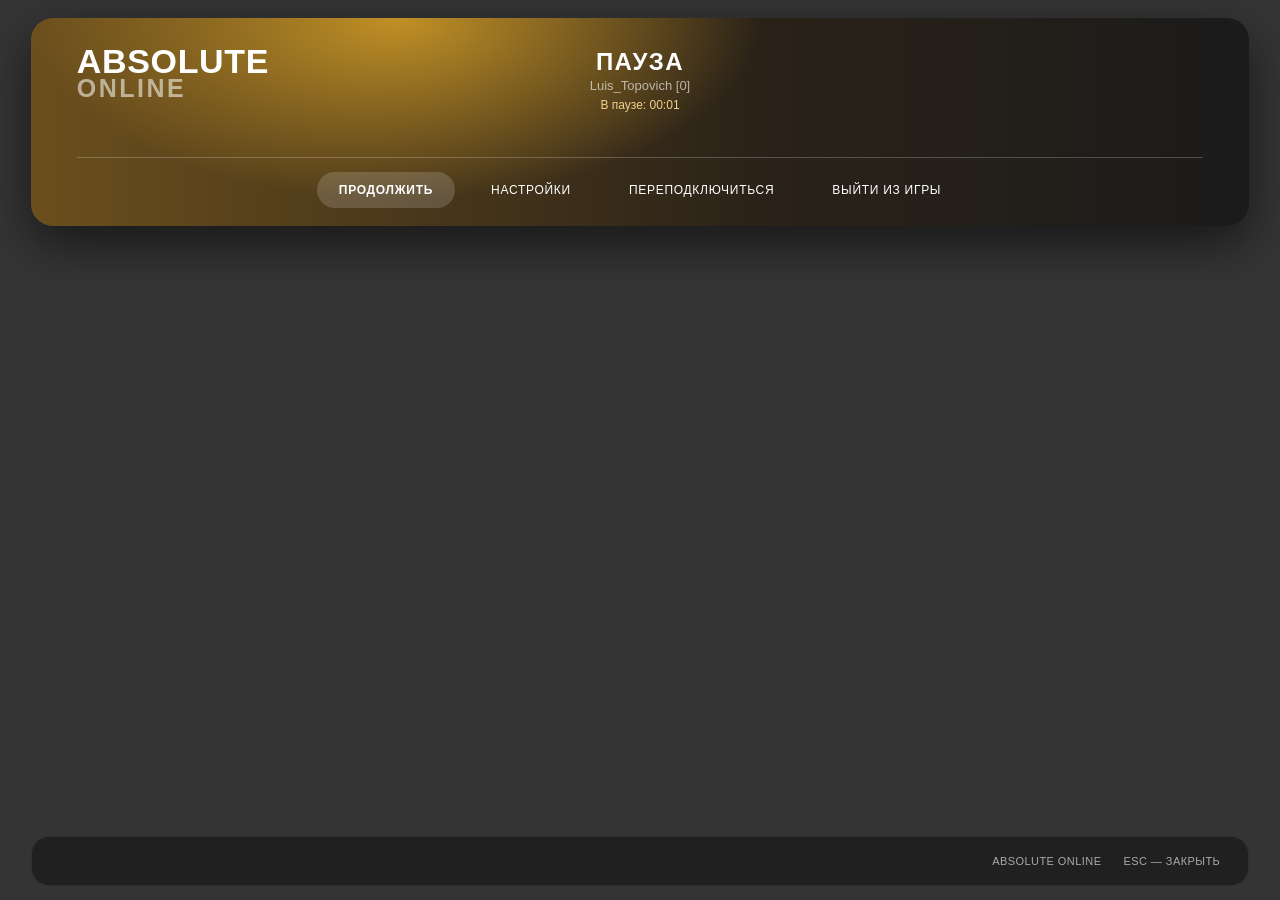
<file: pause/index.html>
<!doctype html>
<html lang="ru">
<head>
<meta charset="utf-8">
<meta name="viewport" content="width=device-width,initial-scale=1">
<title>Пауза</title>
<style>
:root{--acc:#e8b04a;--acc2:#f5cf86;--txt:#fff;--mut:rgba(255,255,255,.62)}
*{box-sizing:border-box;margin:0;padding:0}
html,body{height:100%;background:rgba(0,0,0,.55);color:var(--txt);font-family:"Segoe UI",Roboto,Arial,sans-serif;overflow:hidden;user-select:none;cursor:default}
.card{position:fixed;left:2.4%;right:2.4%;top:18px;border-radius:22px;padding:28px 46px 18px;
 background:radial-gradient(520px 260px at 30% 0,rgba(214,160,40,.85),rgba(214,160,40,0) 70%),linear-gradient(90deg,#6b4f1d 0%,#2a2218 60%,#1b1b1b 100%);
 box-shadow:0 18px 50px rgba(0,0,0,.55);animation:in .18s ease-out}
@keyframes in{from{opacity:0;transform:translateY(-14px)}to{opacity:1;transform:none}}
.logo{font-weight:900;font-size:34px;line-height:.9;letter-spacing:.02em}
.logo small{display:block;color:rgba(255,255,255,.55);font-size:25px;letter-spacing:.1em}
.mid{position:absolute;left:0;right:0;top:30px;text-align:center}
.mid b{display:block;font-size:24px;font-weight:600;letter-spacing:.06em}
.mid span{font-size:13px;color:var(--mut)}
.mid i{display:block;font-style:normal;font-size:12px;color:var(--acc2);margin-top:4px}
.sep{height:1px;background:rgba(255,255,255,.22);margin:58px 0 14px}
.btns{display:flex;justify-content:center;gap:14px}
.b{border:0;background:transparent;color:#fff;font-size:12px;letter-spacing:.06em;text-transform:uppercase;padding:11px 22px;border-radius:999px;cursor:pointer;transition:background .15s,color .15s}
.b:hover{background:rgba(255,255,255,.16)}
.b.main{background:#cdb88a;color:#2a2113;font-weight:600}
.b.main:hover{background:#ddc998}
.b.danger:hover{background:rgba(255,77,94,.35)}
.b:disabled{opacity:.45;cursor:default}
.foot{position:fixed;left:2.4%;right:2.4%;bottom:14px;height:50px;border-radius:18px;background:rgba(30,30,30,.9);border:1px solid rgba(255,255,255,.07);display:flex;justify-content:flex-end;align-items:center;gap:22px;padding:0 28px;font-size:11px;color:var(--mut);letter-spacing:.04em;text-transform:uppercase}
.confirm{position:fixed;inset:0;display:none;place-items:center;background:rgba(0,0,0,.6)}
.confirm.on{display:grid}
.cbox{background:#1d1d22;border:1px solid #33333b;border-radius:16px;padding:26px 32px;text-align:center;min-width:340px}
.cbox p{margin-bottom:18px;font-size:15px}
.cbox .b{background:#2a2a31;margin:0 6px}
.cbox .b.yes{background:var(--acc);color:#241a07;font-weight:600}

.set{position:fixed;inset:0;display:none;background:#0d0d0f;z-index:5;overflow:auto;--a:#2ee6e0;font-family:"Segoe UI",Roboto,Arial,sans-serif}
.set.on{display:block}
.set[data-t=game]{--a:#2ee6e0;--h:#127f84}.set[data-t=gfx]{--a:#3d7bff;--h:#1d3f8f}.set[data-t=snd]{--a:#d9f56b;--h:#5c6a2a}.set[data-t=ctl]{--a:#ff2d8a;--h:#8a1f55}.set[data-t=chat]{--a:#7a2cff;--h:#3d1d7a}
.sban{margin:0 2.4%;border-radius:0 0 18px 18px;padding:22px 34px 74px;background:linear-gradient(180deg,var(--h),#161619);display:flex;justify-content:space-between;align-items:center;transition:background .2s}
.sban h2{font-size:20px;letter-spacing:.12em}
.pill{display:flex;gap:4px;padding:5px;border-radius:40px;background:rgba(0,0,0,.45);border:1px solid rgba(255,255,255,.1);width:max-content;margin:-34px auto 22px;position:relative}
.pill b{padding:11px 26px;border-radius:30px;font-size:12px;letter-spacing:.1em;color:rgba(255,255,255,.62);cursor:pointer;font-weight:700}
.pill b.on{background:rgba(255,255,255,.28);color:#fff}
.lst{width:min(740px,94vw);margin:0 auto 60px;background:#1a1a1c;border:1px solid #2a2a2e;border-radius:14px;overflow:hidden}
.rw{padding:14px 18px;border-top:1px solid #29292d;font-size:13px;display:flex;justify-content:space-between;align-items:center;gap:14px;min-height:52px}
.rw:first-child{border-top:0}
.rw i{display:inline-grid;place-items:center;width:14px;height:14px;border-radius:50%;border:1px solid #888;font:normal 9px sans-serif;color:#aaa;margin-left:8px;cursor:help;vertical-align:1px}
.sw{width:48px;height:24px;border-radius:13px;background:#3a3a3e;position:relative;cursor:pointer;flex:none;transition:.15s}
.sw::after{content:"";position:absolute;left:2px;top:2px;width:20px;height:20px;border-radius:50%;background:#fff;transition:.15s}
.sw.on{background:var(--a)}.sw.on::after{left:26px}
.sl{display:flex;align-items:center;gap:16px;width:240px}
.sl input{flex:1;accent-color:var(--a);height:4px}
.sl b{min-width:42px;text-align:right;font-size:13px}
.sel{display:flex;align-items:center;gap:8px}
.ar{width:26px;height:26px;border-radius:7px;background:#2a2a2e;display:grid;place-items:center;cursor:pointer;font-size:13px}
.ar:hover{background:#38383d}
.sv{width:120px;text-align:center;font-size:11px;font-weight:600;letter-spacing:.03em}
.sv u{display:flex;gap:3px;margin-top:5px;text-decoration:none}.sv u s{flex:1;height:2px;background:#4a4a50}.sv u s.on{background:var(--a)}
.num{display:flex;gap:6px;align-items:center}
.num input{width:130px;background:#0b0b0c;border:1px solid #29292d;border-radius:8px;color:#fff;text-align:center;padding:10px;font-weight:700;font-size:13px;outline:none}
.num input:focus{border-color:var(--a)}
.hue{width:230px;height:16px;border-radius:9px;background:linear-gradient(90deg,#f00,#ff0,#0f0,#0ff,#00f,#f0f,#f00);-webkit-appearance:none;appearance:none;outline:none}
.hue::-webkit-slider-thumb{-webkit-appearance:none;width:8px;height:22px;border-radius:4px;background:#fff;border:1px solid #000}
.dd{position:relative}.dd b{font-size:13px;letter-spacing:.04em;margin-right:8px;cursor:pointer}
.dm{position:absolute;right:0;top:34px;background:#222226;border:1px solid #38383d;border-radius:10px;z-index:3;display:none;min-width:130px;overflow:hidden}
.dm.on{display:block}.dm div{padding:9px 14px;cursor:pointer;font-size:12px}.dm div:hover{background:var(--a);color:#000}
.gh{padding:8px 14px;margin:14px 0 0 14px;display:inline-block;background:#26262a;border-radius:10px;font-size:11px;font-weight:700;letter-spacing:.1em;color:#ddd}
.kr{display:grid;grid-template-columns:160px 1fr;gap:10px;align-items:center;padding:7px 18px;border-top:1px solid #29292d;font-size:12px;min-height:54px}
.kc{display:flex;gap:30px}
.k{min-width:32px;height:32px;padding:0 9px;border-radius:7px;background:linear-gradient(#3d3d48,#2a2a33);border:1px solid #4a4a56;display:grid;place-items:center;font-size:11px;font-weight:700;cursor:pointer;width:max-content}
.k:hover{border-color:var(--a)}.k.ls{border-color:var(--a);color:var(--a)}.k.ad{background:transparent;border-style:dashed;color:#777}
.kw{width:150px;display:flex}
.rs{padding:22px;text-align:center;border-top:1px solid #29292d;cursor:pointer;font-size:12px;font-weight:700;letter-spacing:.06em}.rs:hover{color:var(--a)}
.b.main{background:rgba(255,255,255,.16);color:#fff}
.tt{position:fixed;background:#2a2a2e;border:1px solid #444;border-radius:8px;padding:8px 12px;font-size:12px;max-width:260px;z-index:9;display:none;pointer-events:none}

</style>
</head>
<body>
<div class="card">
  <div class="logo">ABSOLUTE<small>ONLINE</small></div>
  <div class="mid"><b id="title">ПАУЗА</b><span id="nick"></span><i id="sess">00:00</i></div>
  <div class="sep"></div>
  <div class="btns">
    <button class="b main" id="bResume">Продолжить</button>
    <button class="b" id="bSettings">Настройки</button>
    <button class="b" id="bReconnect">Переподключиться</button>
    <button class="b danger" id="bQuit">Выйти из игры</button>
  </div>
</div>
<div class="foot"><span>Absolute Online</span><span>ESC — закрыть</span></div>

<div class="set" id="set" data-t="game">
  <div class="sban"><h2>НАСТРОЙКИ</h2><button class="b main" id="sBack">Назад</button></div>
  <div class="pill" id="pill"></div>
  <div class="lst" id="lst"></div>
</div><div class="tt" id="tt"></div>

<div class="confirm" id="cf"><div class="cbox"><p id="cfT"></p><button class="b yes" id="cfY">Да</button><button class="b" id="cfN">Отмена</button></div></div>
<script>
const hasCef=typeof cef!=='undefined'&&cef&&typeof cef.emit==='function';
const emit=(e,a)=>{if(hasCef)cef.emit(e,a==null?'':String(a));else console.log('emit',e,a)};
const $=id=>document.getElementById(id);
let pending=null,t0=Date.now();
const act=a=>emit('pause:action',a);

$('bResume').onclick=()=>act('resume');
$('bSettings').onclick=()=>openSet();
function ask(text,a){pending=a;$('cfT').textContent=text;$('cf').classList.add('on')}
$('bReconnect').onclick=()=>ask('Переподключиться к серверу?','reconnect');
$('bQuit').onclick=()=>ask('Выйти из игры?','quit');
$('cfN').onclick=()=>{pending=null;$('cf').classList.remove('on')};
$('cfY').onclick=()=>{if(pending)act(pending);pending=null;$('cf').classList.remove('on')};

document.addEventListener('keydown',e=>{
  if(e.key==='Escape'){e.preventDefault();
    if($('set').classList.contains('on')){closeSet();return}
    if($('cf').classList.contains('on')){$('cfN').click();return}
    act('resume')}
});
document.addEventListener('contextmenu',e=>e.preventDefault());


/* ---- settings: localStorage 'ao_settings' + event pause:settings (JSON) ---- */
const sw=(id,l,d,tip)=>({id,l,t:'sw',d,tip}),sg=(id,l,d,o,tip)=>({id,l,t:'seg',d,o,tip}),rg=(id,l,d,min,max,tip,fmt)=>({id,l,t:'rg',d,min,max,tip,fmt}),nm=(id,l,d,tip)=>({id,l,t:'num',d,tip});
const SET=[
['game','ГЕЙМПЛЕЙ',[
 {id:'hue',l:'Цвет паузы',t:'hue',d:40,tip:'Цвет окна паузы'},
 sg('tab',  'Главная страница TAB',1,['СТАТИСТИКА','ИНВЕНТАРЬ','ПРИЗЫ','НАВЫКИ'],'Какая вкладка открывается при нажатии TAB'),
 sw('roul','Уведомление о выдаче рулетки',1,'Сообщение, когда выдана бесплатная рулетка'),
 sg('tcyc','Таймцикл',0,['СТАНДАРТНЫЙ','ДЕНЬ','НОЧЬ','ВЕЧЕР'],'Освещение мира'),
 sg('cross','Прицел',2,['(1)','(2)','(3)','(4)'],'Вид прицела'),
 sg('stream','Стриминговая память',1,['512','1024','2048','3072','4096'],'Память для подгрузки объектов'),
 sw('silent','Silent Patch',1,'Убирает лишние звуки и тряску'),
 sw('heavy','Heavy Fist',0,'Тяжёлые удары кулаком'),
 sw('dmgi','Индикатор получения урона',1,'Показывать направление урона'),
 sw('aimi','Анимированный индикатор прицеливания',1,'Анимация при наведении на цель'),
 sw('keyh','Помощь по клавишам',0,'Подсказки по клавишам на экране'),
 sw('t3d','Отображать 3D тексты',1),
 sw('nick','Отображать ники игроков',1),
 sw('flab','Отображение лейбла семьи',0,'Метка семьи над игроком'),
 sw('emoji','Отключить чужие эмодзи',0),
 sg('death','При смерти Вы будете автоматически',0,['ЖДАТЬ ПОМОЩИ','ВЫЗВАТЬ ВРАЧЕЙ'],'Действие при смерти'),
 sw('fspawn','Спавн в особняке семьи',1,'Появляться в особняке семьи'),
 sg('cont','Автоматическая сдача контракта',0,['ВЫБРАТЬ ПРИ СДАЧЕ','ВСЕГДА СДАВАТЬ','НЕ СДАВАТЬ']),
 sw('gang','Отображение территорий банд',0),
 sw('dmgn','Показ нанесенного или полученного урона',1)]],
['gfx','ГРАФИКА',[
 {id:'res',l:'Разрешение',t:'dd',d:'1280 X 800',o:['1024 X 768','1280 X 720','1280 X 800','1366 X 768','1600 X 900','1920 X 1080']},
 sg('wmode','Режим отображения',0,['ОКОННЫЙ','ПОЛНОЭКРАННЫЙ'],'Режим окна игры'),
 sg('wide','Широкоэкранный режим',0,['ВЫКЛЮЧЕН','ВКЛЮЧЁН'],'Растягивает картинку на весь экран'),
 rg('bright','Яркость',50,0,100,'Яркость интерфейса'),
 rg('fps','Ограничитель FPS',0,0,240,'0 = без ограничения',v=>v?v:'ВЫКЛ'),
 sg('aa','Сглаживание',0,['ВЫКЛЮЧЕНО','2X','4X','8X','16X']),
 sg('det','Качество деталей',0,['НИЗКОЕ','СРЕДНЕЕ','ВЫСОКОЕ']),
 rg('dist','Дальность прорисовки',187,50,1200,'Дальность отрисовки объектов'),
 sw('fx','Эффекты',0,'Частицы и эффекты'),
 sw('post','Постобработка',0,'Цветокоррекция, свечение'),
 sw('shad','Тени',0),
 sw('refl','Отражения на транспорте',0)]],
['snd','ЗВУК',[
 rg('env','Окружение',9,0,100,'Громкость окружения'),
 rg('shoot','Стрельба',3,0,100),
 sg('hits','Звук попадания по противнику',1,['ВЫКЛЮЧЕН','ВКЛЮЧЕН'],'Сигнал при попадании'),
 {id:'hitt',l:'Тип звука при попадании по противнику',t:'seg',d:4,o:['1','2','3','4','5','6','7','8','9']},
 sw('mute','Отключить все звуки, кроме стрельбы',0,'Оставляет только звуки выстрелов'),
 sw('dmgs','Звук при получении урона',1),
 sw('others','Отключить звук чужих выстрелов',1),
 sw('bgm','Фоновое звуковое сопровождение',1,'Фоновая музыка сервера'),
 sw('caraud','Аудиосистемы транспорта и муз. центры',1)]],
['ctl','УПРАВЛЕНИЕ',[
 rg('sens','Чувствительность',25,1,100,'Скорость поворота камеры'),
 nm('sensA','Чувствительность при прицеливании',0.0125,'Чувствительность при прицеливании'),
 nm('sensS','Чувствительность в снайперском режиме',0.0125,'Чувствительность в снайперском режиме'),
 sw('inv','Инверсия мыши',0),
 sw('fly','Управление полетом',1,'Управление самолётами и вертолётами'),
 sw('autoc','Авто-центрирование камеры в транспорте',0,'Камера возвращается за машину')]],
['chat','ЧАТ',[
 sw('ooc','Отображение ООС сообщений (/b)',1),
 sg('cfr','Отображение сообщений фракции',0,['ВКЛЮЧЕНЫ ВСЕ ЧАТЫ','ТОЛЬКО МОЯ','ВЫКЛЮЧЕНЫ'],'Чат организаций'),
 sg('cfa','Отображение сообщений семьи',0,['ВКЛЮЧЕНЫ ВСЕ ЧАТЫ','ТОЛЬКО МОЯ','ВЫКЛЮЧЕНЫ']),
 sg('cwo','Отображение сообщений работы',0,['ВКЛЮЧЕНЫ ВСЕ ЧАТЫ','ТОЛЬКО МОЯ','ВЫКЛЮЧЕНЫ']),
 sg('cco','Отображение сообщений компании',0,['ВКЛЮЧЕНЫ ВСЕ ЧАТЫ','ТОЛЬКО МОЯ','ВЫКЛЮЧЕНЫ']),
 sw('ctr','Оповещения о контрактах в чате дальнобойщиков',1),
 sw('cadm','Отображение действий администрации',1,'Сообщения о действиях админов'),
 sw('cnews','Отображение новостей',1,'Новости сервера в чате')]]];
const KEYS=[
['УПРАВЛЕНИЕ ПЕРСОНАЖЕМ',[['w_f','Вперёд',['↑','W']],['w_b','Назад',['S']],['w_l','Влево',['←','A']],['w_r','Вправо',['→','D']],['w_j','Прыгнуть',['R. Ctrl','Space']],['w_c','Присесть',['C']],['w_s','Быстрый бег',['L. Shift']],['w_w','Медленная ходьба',['L. Alt']],['w_a','Атака',['Num 0','L. Ctrl','ЛКМ']],['w_m','Прицеливание',['Del','CapsLock','ПКМ']],['w_n','Следующее оружие',['E','Enter','Колесо мыши вниз']],['w_p','Предыдущее оружие',['Q','Num .','Колесо мыши вверх']],['w_d','Сесть как водитель',['F','Enter']],['w_g','Сесть как пассажир',['G']],['w_v','Сменить вид камеры',['V','Home']]]],
['УПРАВЛЕНИЕ ТРАНСПОРТОМ',[['v_g','Газ',['W','Колесо мыши вниз']],['v_b','Задний ход',['S']],['v_l','Влево',['A','←']],['v_r','Вправо',['D','→']],['v_h','Ручной тормоз',['Space','R. Ctrl']],['v_a','Атака',['R. Ctrl','L. Alt','ЛКМ']],['v_x','Альтернативная атака',['L. Ctrl','Num 0']],['v_e','Выход из транспорта',['F','Enter']],['v_n','Нитро',['L. Shift']],['v_k','Гудок',['ЛКМ']],['v_v','Сменить вид камеры',['V','Home']],['f_u','Полёт: Наклон вперед',['↑']],['f_d','Полёт: Наклон назад',['↓']],['f_l','Полёт: Разворот влево',['Q']],['f_r','Полёт: Разворот вправо',['E']]]],
['ВОЙС-ЧАТ',[['c_n','Рядом',['X']],['c_r','Рация (организация)',['Z']],['c_f','Семья',['U']],['c_m','Мегафон',['G']],['c_a','Для администрации',['T']],['c_t','Транспортная компания',['I']]]],
['ОСОБЫЕ КЛАВИШИ',[['s_a','Действие',['E']],['s_r','Круговое меню',['R']],['s_l','Замок транспорта',['СКМ']],['s_o','Меню анимаций',['O']]]]];
const DEF={keys:{}};SET.forEach(t=>t[2].forEach(r=>DEF[r.id]=r.d));KEYS.forEach(g=>g[1].forEach(k=>DEF.keys[k[0]]=k[2].slice()));
let S=JSON.parse(JSON.stringify(DEF)),curT='game',listen=null;
try{const o=JSON.parse(localStorage.getItem('ao_settings')||'{}');Object.assign(S,o);S.keys=Object.assign({},DEF.keys,o.keys||{})}catch(e){}
let saveT=null;
function apply(){document.documentElement.style.setProperty('--acc','hsl('+S.hue+',70%,60%)');document.documentElement.style.setProperty('--acc2','hsl('+S.hue+',80%,75%)');
 document.body.style.filter='brightness('+(0.5+S.bright/100).toFixed(2)+')';
 try{window.dispatchEvent(new Event('ao-settings'))}catch(e){}}
function save(){apply();clearTimeout(saveT);saveT=setTimeout(()=>{const j=JSON.stringify(S);try{localStorage.setItem('ao_settings',j)}catch(e){}
 try{new BroadcastChannel('ao_settings').postMessage(S)}catch(e){}emit('pause:settings',j)},150)}
const esc=s=>String(s).replace(/[&<>"]/g,c=>({'&':'&amp;','<':'&lt;','>':'&gt;','"':'&quot;'}[c]));
const fnum=v=>String(+(+v).toFixed(4)).replace('.',',');
const tip=r=>r.tip?'<i data-tip="'+esc(r.tip)+'">i</i>':'';
function row(r){const v=S[r.id],L='<div>'+esc(r.l||'')+tip(r)+'</div>';let c='';
 if(r.t==='sw')c='<div class="sw'+(v?' on':'')+'" data-id="'+r.id+'"></div>';
 else if(r.t==='seg')c='<div class="sel"><div class="ar" data-id="'+r.id+'" data-d="-1">‹</div><div class="sv">'+esc(r.o[v])+'<u>'+r.o.map((_,i)=>'<s class="'+(i===v?'on':'')+'"></s>').join('')+'</u></div><div class="ar" data-id="'+r.id+'" data-d="1">›</div></div>';
 else if(r.t==='rg')c='<div class="sl"><input type="range" data-id="'+r.id+'" min="'+r.min+'" max="'+r.max+'" value="'+v+'"><b>'+(r.fmt?r.fmt(v):v)+'</b></div>';
 else if(r.t==='num')c='<div class="num"><input data-id="'+r.id+'" value="'+fnum(v)+'"><div class="ar" data-id="'+r.id+'" data-n="-1">⌄</div><div class="ar" data-id="'+r.id+'" data-n="1">⌃</div></div>';
 else if(r.t==='hue')c='<div class="sel"><input class="hue" type="range" data-id="hue" min="0" max="360" value="'+v+'"><div class="ar" data-id="hue" data-rs="1">⟳</div></div>';
 else if(r.t==='dd')c='<div class="dd"><b data-dd="'+r.id+'">'+esc(v)+'</b><span class="ar" style="display:inline-grid" data-dd="'+r.id+'">⌄</span><div class="dm" id="dm_'+r.id+'">'+r.o.map(o=>'<div data-id="'+r.id+'" data-o="'+o+'">'+o+'</div>').join('')+'</div></div>';
 return '<div class="rw">'+L+c+'</div>'}
const kn=e=>{const c=e.code;if(/^Key/.test(c))return c.slice(3);if(/^Digit/.test(c))return c.slice(5);if(/^Numpad/.test(c)){const m={NumpadDecimal:'Num .',NumpadEnter:'Num Enter'};return m[c]||'Num '+c.slice(6)}
 const m={ArrowUp:'↑',ArrowDown:'↓',ArrowLeft:'←',ArrowRight:'→',ControlLeft:'L. Ctrl',ControlRight:'R. Ctrl',ShiftLeft:'L. Shift',ShiftRight:'R. Shift',AltLeft:'L. Alt',AltRight:'R. Alt',Space:'Space',Enter:'Enter',CapsLock:'CapsLock',Delete:'Del',Home:'Home',End:'End',Tab:'Tab',Backspace:'Backspace',Insert:'Ins',PageUp:'PgUp',PageDown:'PgDn'};return m[c]||e.key.toUpperCase()};
function keysHtml(){return KEYS.map(g=>'<div class="gh">'+g[0]+'</div>'+g[1].map(k=>{const a=S.keys[k[0]]||[];return '<div class="kr"><div>'+esc(k[1])+'</div><div class="kc">'+a.map((x,i)=>'<div class="kw"><div class="k" data-k="'+k[0]+'" data-i="'+i+'">'+esc(x)+'</div></div>').join('')+(a.length<3?'<div class="kw"><div class="k ad" data-k="'+k[0]+'" data-i="'+a.length+'">+</div></div>':'')+'</div></div>'}).join('')).join('')+'<div class="rs" id="rsK">СБРОСИТЬ ДО СТАНДАРТНЫХ</div>'}
function draw(){const t=SET.find(x=>x[0]===curT);$('set').dataset.t=curT;
 $('pill').innerHTML=SET.map(x=>'<b data-t="'+x[0]+'" class="'+(x[0]===curT?'on':'')+'">'+x[1]+'</b>').join('');
 $('lst').innerHTML=t[2].map(row).join('')+(curT==='ctl'?keysHtml():'');
 $('pill').querySelectorAll('b').forEach(b=>b.onclick=()=>{curT=b.dataset.t;draw();$('set').scrollTop=0});
 const L=$('lst');
 L.querySelectorAll('.sw').forEach(e=>e.onclick=()=>{S[e.dataset.id]=S[e.dataset.id]?0:1;save();draw()});
 L.querySelectorAll('[data-d]').forEach(e=>e.onclick=()=>{const r=find(e.dataset.id),n=r.o.length;S[r.id]=(S[r.id]+ +e.dataset.d+n)%n;save();draw()});
 L.querySelectorAll('input[type=range]').forEach(e=>e.oninput=()=>{S[e.dataset.id]=+e.value;const r=find(e.dataset.id);if(e.nextSibling&&e.nextSibling.tagName==='B')e.nextSibling.textContent=r&&r.fmt?r.fmt(+e.value):e.value;save()});
 L.querySelectorAll('[data-rs]').forEach(e=>e.onclick=()=>{S.hue=DEF.hue;save();draw()});
 L.querySelectorAll('[data-n]').forEach(e=>e.onclick=()=>{S[e.dataset.id]=Math.max(0,+(S[e.dataset.id]+ +e.dataset.n*0.0025).toFixed(4));save();draw()});
 L.querySelectorAll('.num input').forEach(e=>e.onchange=()=>{const v=parseFloat(e.value.replace(',','.'));S[e.dataset.id]=isNaN(v)?DEF[e.dataset.id]:Math.max(0,v);save();draw()});
 L.querySelectorAll('[data-dd]').forEach(e=>e.onclick=ev=>{ev.stopPropagation();const m=$('dm_'+e.dataset.dd);m.classList.toggle('on')});
 L.querySelectorAll('.dm div').forEach(e=>e.onclick=()=>{S[e.dataset.id]=e.dataset.o;save();draw()});
 L.querySelectorAll('.k').forEach(e=>e.onclick=()=>{listen={k:e.dataset.k,i:+e.dataset.i};draw2(e)});
 if($('rsK'))$('rsK').onclick=()=>{S.keys=JSON.parse(JSON.stringify(DEF.keys));save();draw()};
 L.querySelectorAll('[data-tip]').forEach(e=>{e.onmouseenter=ev=>{const t=$('tt');t.textContent=e.dataset.tip;t.style.display='block';t.style.left=Math.min(ev.clientX+12,innerWidth-280)+'px';t.style.top=(ev.clientY+14)+'px'};e.onmouseleave=()=>$('tt').style.display='none'})}
function draw2(e){e.textContent='...';e.classList.add('ls')}
function find(id){for(const t of SET){const r=t[2].find(x=>x.id===id);if(r)return r}}
document.addEventListener('click',()=>document.querySelectorAll('.dm.on').forEach(m=>m.classList.remove('on')));
function bind(name){if(!listen)return;const a=S.keys[listen.k]=S.keys[listen.k]||[];a[listen.i]=name;S.keys[listen.k]=a.filter((x,i,arr)=>x&&arr.indexOf(x)===i);listen=null;save();draw()}
document.addEventListener('keydown',e=>{if(!listen)return;e.preventDefault();e.stopImmediatePropagation();
 if(e.key==='Escape'){listen=null;draw();return}
 if(e.key==='Backspace'){const a=S.keys[listen.k];if(a)a.splice(listen.i,1);listen=null;save();draw();return}
 bind(kn(e))},true);
document.addEventListener('mousedown',e=>{if(listen&&e.target.closest('.k')===null){listen=null;draw();return}
 if(listen&&e.target.classList.contains('ls')&&e.button===0)return;if(listen&&e.button>0){e.preventDefault();bind(['ЛКМ','СКМ','ПКМ'][e.button]||'Mouse'+e.button)}},true);
document.addEventListener('wheel',e=>{if(listen){e.preventDefault();bind(e.deltaY>0?'Колесо мыши вниз':'Колесо мыши вверх')}},{passive:false,capture:true});
const openSet=()=>{draw();$('set').classList.add('on')},closeSet=()=>{listen=null;$('set').classList.remove('on')};
$('sBack').onclick=closeSet;apply();


// session timer (server may overwrite via pause:data)
function tick(){const s=Math.floor((Date.now()-t0)/1000),m=Math.floor(s/60);
  $('sess').textContent='В паузе: '+String(m).padStart(2,'0')+':'+String(s%60).padStart(2,'0')}
setInterval(tick,1000);tick();
function onData(d){if(typeof d==='string'){try{d=JSON.parse(d)}catch(e){return}}
  if(d.settings&&typeof d.settings==='object'){Object.assign(S,d.settings);apply()}
  if(d.name)$('nick').textContent=d.name+(d.id!=null?' ['+d.id+']':'')}
if(hasCef&&typeof cef.on==='function'){cef.on('pause:data',onData);emit('pause:ready','')}
else{onData({name:'Luis_Topovich',id:0})}
</script>
</body>
</html>
</file>
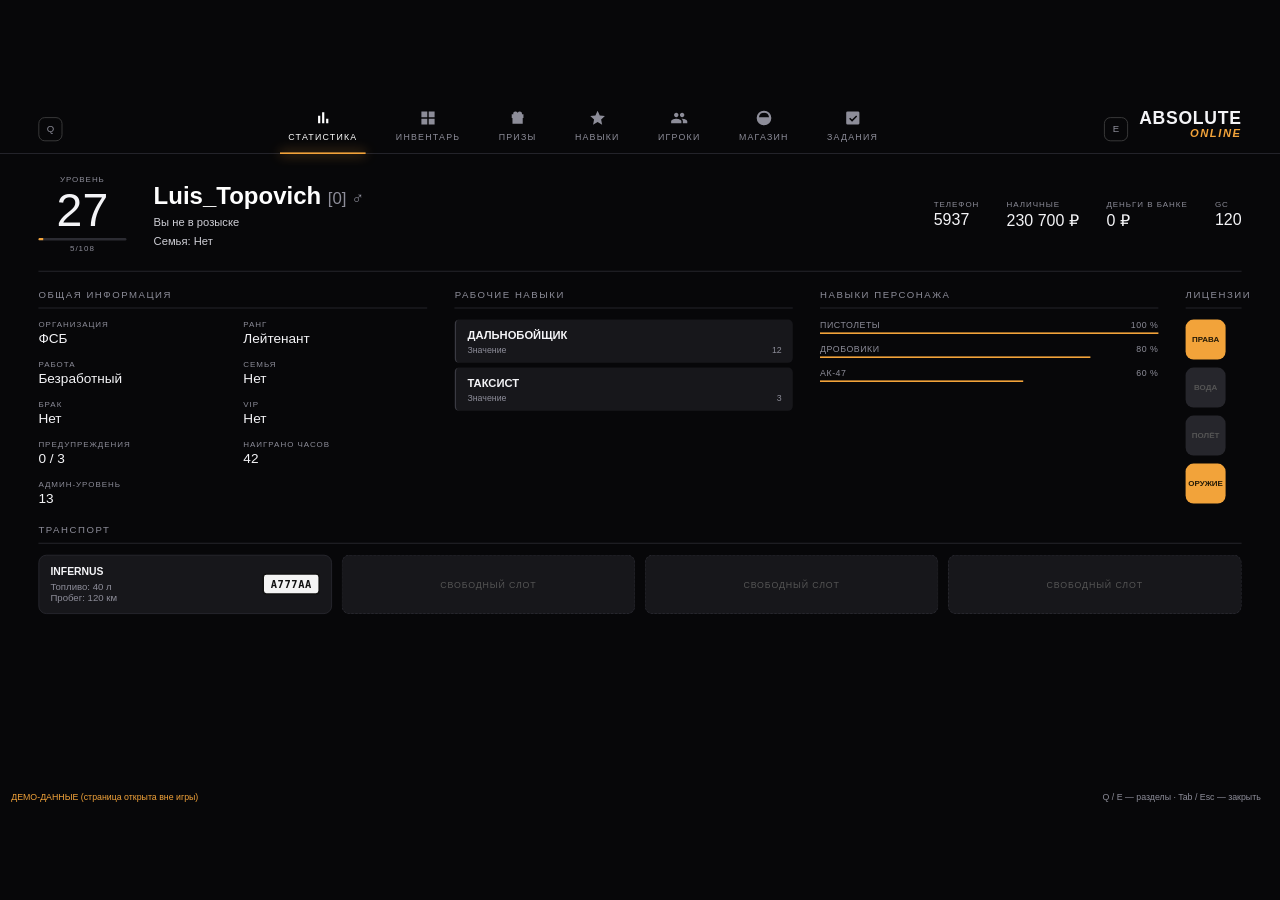
<file: tab/index.html>
<!doctype html>
<html lang="ru">
<head>
<meta charset="utf-8">
<meta name="viewport" content="width=device-width,initial-scale=1">
<title>Absolute Online — TAB</title>
<style>
:root{--bg:#0b0b0d;--p:#17171b;--p2:#1f1f25;--line:#2b2b33;--txt:#f4f4f7;--mut:#8d8d99;--acc:#f2a33a;--acc2:#ffc46b;--red:#ff4d5e;--grn:#3ddc84;--blue:#4aa3ff}
*{box-sizing:border-box;margin:0;padding:0}
html,body{width:100%;height:100%;overflow:hidden;background:rgba(6,6,8,.93);color:var(--txt);font-family:"Segoe UI",Roboto,Arial,sans-serif;user-select:none}
#stage{position:absolute;left:0;top:0;width:1600px;height:900px;transform-origin:0 0;display:flex;flex-direction:column}
header{display:flex;align-items:center;gap:14px;padding:18px 48px 0;border-bottom:1px solid var(--line)}
.key{min-width:30px;height:30px;border:1px solid #444;border-radius:8px;display:grid;place-items:center;font-size:12px;color:var(--mut);cursor:pointer}
.key:hover{border-color:var(--acc);color:#fff}
nav{display:flex;flex:1;justify-content:center;gap:4px}
.tab{background:none;border:0;color:var(--mut);padding:6px 22px 14px;font-size:11px;letter-spacing:.14em;text-transform:uppercase;cursor:pointer;position:relative;display:flex;flex-direction:column;align-items:center;gap:7px}
.tab svg{width:22px;height:22px;fill:currentColor}
.tab:hover{color:#ddd}.tab.on{color:#fff}
.tab.on::after{content:"";position:absolute;left:12px;right:12px;bottom:-1px;height:2px;background:var(--acc);box-shadow:0 0 14px var(--acc)}
.brand{font-weight:900;letter-spacing:.04em;font-size:22px;line-height:1;text-align:right;padding-bottom:12px}
.brand small{display:block;color:var(--acc);font-size:14px;font-style:italic;letter-spacing:.14em}
main{flex:1;min-height:0;position:relative;padding:26px 48px}
.page{display:none;height:100%}.page.on{display:block}
h4.sec{font-size:12px;letter-spacing:.16em;color:var(--mut);text-transform:uppercase;font-weight:500;padding-bottom:9px;border-bottom:1px solid var(--line);margin-bottom:14px}
small.l{display:block;font-size:10px;letter-spacing:.12em;color:var(--mut);text-transform:uppercase;margin-bottom:3px}
.btn{background:var(--p2);border:1px solid var(--line);color:#fff;border-radius:9px;padding:9px 18px;cursor:pointer;font-size:14px}
.btn:hover{border-color:var(--acc)}.btn:disabled{opacity:.35;cursor:default}
.btn.p{background:var(--acc);color:#241a07;border-color:var(--acc);font-weight:700}
.empty-msg{color:var(--mut);padding:40px;text-align:center;grid-column:1/-1}
::-webkit-scrollbar{width:6px}::-webkit-scrollbar-thumb{background:#34343c;border-radius:3px}::-webkit-scrollbar-track{background:#14141a}
.pb{height:4px;background:#2c2c33;border-radius:2px;overflow:hidden}.pb i{display:block;height:100%;background:var(--acc)}
/* players */
.split{display:grid;grid-template-columns:1fr 380px;gap:44px;height:100%}
.tbl{overflow:auto;height:calc(100% - 50px)}
table{width:100%;border-collapse:collapse}
th{font-size:11px;letter-spacing:.14em;color:var(--mut);text-transform:uppercase;padding:10px 6px;cursor:pointer;text-align:center;position:sticky;top:0;background:#101014}
td{padding:6px;text-align:center;font-size:15px;border-bottom:1px solid #1b1b20}
tr.me td{color:var(--acc2)}tbody tr:hover td{background:#18181d}
.pager{display:flex;justify-content:center;align-items:center;gap:26px;margin-top:10px}
.pager button{background:var(--p2);border:1px solid var(--line);color:#fff;border-radius:8px;padding:6px 16px;cursor:pointer;font-size:15px}
.pager button:disabled{opacity:.3}
.cnt{display:flex;justify-content:space-between;align-items:center;gap:12px}.cnt b{color:var(--mut)}.cnt b span{color:#fff}
input.s{flex:1;background:var(--p);border:1px solid var(--line);color:#fff;border-radius:9px;padding:11px 12px;font-size:14px;outline:none;user-select:text}
input.s:focus{border-color:var(--acc)}
/* stats */
.top{display:flex;gap:34px;align-items:center;padding-bottom:20px;border-bottom:1px solid var(--line)}
.lvl{text-align:center;min-width:110px}.lvl big{display:block;font-size:58px;font-weight:300;line-height:1.05}
.bar{height:3px;background:#2c2c33;border-radius:2px;margin-top:4px;overflow:hidden}.bar i{display:block;height:100%;background:var(--acc)}
.nm{font-size:30px;font-weight:600}.nm span{color:var(--mut);font-size:21px;font-weight:400}
.st{margin-top:8px;color:#cfcfd6;font-size:14px;display:flex;gap:22px}.st .red{color:var(--red)}
.money{margin-left:auto;display:flex;gap:34px}.money b{font-size:20px;font-weight:500}
.cols{display:grid;grid-template-columns:1.15fr 1fr 1fr 70px;gap:34px;padding-top:22px}
.info{display:grid;grid-template-columns:1fr 1fr;gap:16px 26px}.info b{font-size:17px;font-weight:500}
.wk{background:var(--p);border-radius:6px;padding:10px 14px;margin-bottom:6px;border-left:2px solid #3a3a42}
.wk b{font-size:14px;text-transform:uppercase}.wk div{display:flex;justify-content:space-between;color:var(--mut);font-size:11px;margin-top:4px}
.sk{margin-bottom:12px;font-size:11px;color:var(--mut);letter-spacing:.06em;text-transform:uppercase}
.sk div{display:flex;justify-content:space-between}.sk i{display:block;height:2px;background:var(--acc);margin-top:4px}
.lic{display:flex;flex-direction:column;gap:10px}
.lic div{width:50px;height:50px;border-radius:10px;background:var(--acc);display:grid;place-items:center;color:#241a07;font-size:10px;font-weight:800;text-align:center;line-height:1.05}
.lic div.off{background:#26262c;color:#555}
.veh{display:grid;grid-template-columns:repeat(4,1fr);gap:12px}
.vc{background:var(--p);border:1px solid var(--line);border-radius:10px;padding:12px 14px;font-size:13px;display:flex;justify-content:space-between;align-items:center;min-height:72px}
.vc b{display:block;margin-bottom:5px;text-transform:uppercase}.vc span{color:var(--mut);font-size:12px;display:block}
.plate{background:#f4f4f4;color:#111;border:2px solid #111;border-radius:5px;font:700 13px/1 "Consolas",monospace;padding:5px 8px;letter-spacing:.06em}
.vc.free{color:#555;justify-content:center;text-transform:uppercase;font-size:11px;letter-spacing:.1em;border-style:dashed}
/* inventory */
.inv{display:grid;grid-template-columns:440px 1fr;gap:20px;height:100%;position:relative}
.cw{position:relative;display:flex;gap:26px;padding-top:16px}
.fig{width:230px;display:flex;justify-content:center;align-items:flex-start;padding-top:8px}
.fig svg{width:190px;height:420px;fill:#1c1c20;stroke:#3a3a42;stroke-width:2}
.eqc{display:flex;flex-direction:column;gap:14px;padding-top:14px}
.eqc div{width:62px;height:70px;border:1px solid #2b2b31;border-radius:10px;background:linear-gradient(#222226,#18181b);display:grid;place-items:center;font-size:9px;letter-spacing:.06em;text-transform:uppercase;color:#8d8d99;text-align:center}
.sts{position:absolute;left:0;top:70px;display:flex;flex-direction:column;gap:22px}
.sts u{width:36px;height:36px;border-radius:50%;border:3px solid #2b2b31;display:grid;place-items:center;font-size:14px;text-decoration:none;background:#141417}
.im{display:flex;flex-direction:column;min-height:0}
.imh{display:flex;justify-content:space-between;align-items:center;margin-bottom:16px}
.imh h2{font-size:21px;font-weight:700}
.imh div{display:flex;gap:6px;align-items:center;background:#17171a;border:1px solid #2b2b31;border-radius:10px;padding:8px 14px;font-size:12px;color:#aaa}
.ig{display:grid;grid-template-columns:repeat(6,78px);gap:8px;overflow-y:auto;align-content:start;max-height:430px;padding:2px 10px 2px 0;justify-content:start}
.slot{width:78px;height:78px;background:linear-gradient(#26262a,#1a1a1d);border:1px solid #333339;border-radius:10px;position:relative;cursor:pointer;display:grid;place-items:center}
.slot:hover{border-color:#777}.slot.sel{border-color:var(--acc);box-shadow:0 0 0 1px var(--acc)}
.slot.empty{cursor:default;opacity:.55}.slot.empty:hover{border-color:#333339}
.slot .ic{color:#d5d9e3;display:grid;filter:drop-shadow(0 2px 3px #000)}
.cn{position:absolute;right:4px;bottom:4px;background:rgba(0,0,0,.72);border:1px solid #44444b;border-radius:6px;font-size:10px;font-weight:700;padding:1px 5px}
.tg{position:absolute;left:4px;top:4px;background:#1d4f9a;border-radius:5px;font-size:9px;font-weight:700;padding:1px 5px}
.hl{margin:16px 0 8px;text-align:center;font-size:11px;color:#8d8d99;line-height:1.5;max-width:520px}
.qs{display:flex;gap:8px}
.qs div{color:#d5d9e3;width:78px;height:78px;border-radius:10px;background:linear-gradient(#26262a,#1a1a1d);border:1px solid #333339;position:relative;display:grid;place-items:center;cursor:pointer;font-size:34px}
.qs div u{position:absolute;right:6px;top:4px;text-decoration:none;font-size:10px;color:#ccc;background:#0008;border-radius:4px;padding:0 5px}
.qs div:hover{border-color:#777}
.detail{position:absolute;right:0;top:60px;width:340px;background:#17171a;border:1px solid #2b2b31;border-radius:14px;padding:20px}
.detail h3{font-size:18px;margin-bottom:6px}.detail p{font-size:13px;color:var(--mut);margin-bottom:12px;line-height:1.5}
.detail input{width:100%;background:#101014;border:1px solid var(--line);color:#fff;border-radius:8px;padding:9px;font-size:14px;outline:none;margin-bottom:10px;user-select:text}
.detail .btns{display:flex;gap:8px}.detail .btns .btn{flex:1;padding:10px 6px}
/* prizes */
.pz{display:grid;grid-template-columns:1fr 1fr;gap:0;height:100%;position:relative}
.pz::after{content:"";position:absolute;left:50%;top:0;bottom:0;width:1px;background:#2b2b31}
.pl{padding:0 32px 0 110px}.pr{padding:0 110px 0 32px;overflow:hidden}
.sub{display:flex;gap:14px;margin-bottom:26px}
.sub button{flex:1;height:52px;border-radius:12px;background:#1a1a1d;border:1px solid #333339;color:#fff;font-size:15px;font-weight:600;cursor:pointer}
.sub button.on{background:linear-gradient(#f28b2a,#ff7a00);border-color:#ff9a3a}
.tiles{display:grid;grid-template-columns:1fr 1fr;gap:10px}
.tile{height:82px;background:linear-gradient(135deg,#242427,#161618);border:1px solid #333339;border-radius:12px;display:flex;align-items:center;gap:12px;padding:0 14px;cursor:pointer}
.tile:hover,.tile.sel{border-color:#ff9a3a}
.tile .ti{width:60px;display:grid;place-items:center;color:#ffb066}.tile div:last-child{flex:1;text-align:center}
.tile h5{font-size:16px;font-weight:700;line-height:1.1}.tile p{font-size:10px;color:#aaa;margin-top:5px}.tile p b{background:#fff;color:#000;border-radius:5px;padding:1px 5px;margin-left:4px;font-size:11px}
.lst2{display:flex;flex-direction:column;gap:10px;max-height:640px;overflow-y:auto;padding-right:8px}
.li{display:flex;gap:16px;align-items:center;min-height:60px;background:#17171a;border:1px solid #333339;border-radius:12px;padding:10px 18px;font-size:15px}
.li em{font-style:normal;color:#666;width:22px}.li span{display:block;color:var(--mut);font-size:12px;margin-top:2px}
/* skills */
.sk2{display:grid;grid-template-columns:1fr 360px;gap:0;height:100%;margin:-26px -48px;position:relative}
.sk2 .L{padding:26px 24px 20px 48px;overflow:hidden}.sk2 .R{background:#0f0f11;border-left:1px solid #26262a;padding:24px;display:flex;flex-direction:column}
.skh{display:flex;align-items:center;gap:12px;margin-bottom:14px}.skh h2{font-size:26px;margin-right:6px}
.bd{font-size:11px;background:#222014;border:1px solid #4a4220;color:#e8d98a;border-radius:6px;padding:5px 10px;display:flex;align-items:center;gap:6px}.bd.g{background:#17240f;border-color:#2e4a20;color:#9de07a}
.bd.pt{margin-left:auto;background:#241b3a;border-color:#3d2f66;color:#cbb8ff;font-weight:700}
.bd s{width:8px;height:8px;border-radius:2px;background:currentColor}
.tree{display:grid;grid-template-columns:repeat(5,1fr);gap:10px;align-items:start;max-height:690px;overflow-y:auto;padding-right:6px}
.col{background:#17171a;border:1px solid #2b2b31;border-radius:12px;padding:12px}
.col h5{font-size:11px;font-weight:600;color:#bbb;padding-bottom:7px;border-bottom:1px solid #2b2b31;margin-bottom:6px;display:flex;justify-content:space-between}.col h5 span{color:#666}
.nd{display:flex;align-items:center;gap:8px;padding:6px 6px;border-radius:7px;cursor:pointer;font-size:11px}
.nd:hover{background:#222226}.nd.sel{background:#1e2a1a;outline:1px solid #3b6a2a}.nd.got{color:#f1d36b}
.nd .ni{width:18px;display:grid;place-items:center}.nd .nn{flex:1;white-space:nowrap;overflow:hidden;text-overflow:ellipsis}.nd .nc{color:#8d8d99;font-size:10px}
.nd.got .nc{color:#f1d36b;font-size:13px}
.pv{height:190px;border-radius:12px;background:#17240f;border:1px solid #2e4a20;display:grid;place-items:center;color:#7fd45a;position:relative}
.pv em{position:absolute;left:12px;top:8px;font-style:normal;font-size:10px;color:#9de07a}
.R h3{font-size:24px;margin:18px 0 6px}.R .ct{font-size:11px;color:#e8c33a;margin-bottom:16px}.R p{font-size:13px;line-height:1.5;margin-bottom:10px}.R .wn{color:#ff5a5a}
.req{margin-top:auto;font-size:10px;color:#777;letter-spacing:.08em}
.rq{background:#1b1b1e;border:1px solid #2b2b31;border-radius:10px;margin:8px 0 14px}
.rq div{display:flex;justify-content:space-between;padding:12px 14px;font-size:13px}.rq div+div{border-top:1px solid #2b2b31}.rq b.no{color:#ff6a6a}
.lb{height:46px;border-radius:10px;border:0;background:#33b04f;color:#fff;font-size:16px;font-weight:600;cursor:pointer}.lb:disabled{background:#2a2a2e;color:#777;cursor:default}
.nt{font-size:10px;color:#777;text-align:center;margin-top:12px;line-height:1.5}
/* cards */
.cards{display:grid;grid-template-columns:repeat(4,1fr);gap:14px;overflow:auto;max-height:calc(100% - 40px);align-content:start}
.card{background:var(--p);border:1px solid var(--line);border-radius:12px;padding:16px}
.card h5{font-size:16px;margin-bottom:6px}.card p{font-size:13px;color:var(--mut);margin-bottom:12px;min-height:34px}
.card .row{display:flex;justify-content:space-between;align-items:center;margin-top:8px}.card .price{color:var(--acc2);font-weight:700}
.done{color:var(--grn)}
.toast{position:absolute;left:50%;top:92px;transform:translateX(-50%);background:#202026;border:1px solid var(--acc);border-radius:10px;padding:10px 22px;font-size:14px;display:none;z-index:9}
.demo{position:absolute;left:14px;bottom:10px;font-size:11px;color:var(--acc)}
.hint{position:absolute;right:24px;bottom:10px;font-size:11px;color:var(--mut)}
</style>
</head>
<body>
<div id="stage">
<header>
  <div class="key" id="kq">Q</div><nav id="nav"></nav><div class="key" id="ke">E</div>
  <div class="brand">ABSOLUTE<small>ONLINE</small></div>
</header>
<main>
  <section class="page" id="p-players"><div class="split"><div>
    <div class="tbl"><table><thead><tr><th data-s="id" style="text-align:left">ID ↑</th><th>Никнейм</th><th data-s="lvl">Уровень</th><th data-s="ping">Пинг</th></tr></thead><tbody id="rows"></tbody></table></div>
    <div class="pager"><button id="prev">‹</button><span id="pg">1 / 1</span><button id="next">›</button></div></div>
    <div><h4 class="sec">Поиск игроков</h4><div class="cnt"><b>Игроков: <span id="total">0</span></b><input class="s" id="q" placeholder="Поиск по имени" maxlength="24" autocomplete="off"></div></div>
  </div></section>

  <section class="page" id="p-stats">
    <div class="top">
      <div class="lvl"><small class="l">Уровень</small><big id="sLvl">-</big><div class="bar"><i id="sBar" style="width:0"></i></div><small class="l" id="sExp" style="margin-top:4px"></small></div>
      <div><div class="nm"><span style="color:#fff;font-size:30px;font-weight:600" id="sName">-</span> <span id="sId"></span></div><div class="st" id="sSt"></div><div class="st" id="sFam"></div></div>
      <div class="money">
        <div><small class="l">Телефон</small><b id="sPhone">-</b></div>
        <div><small class="l">Наличные</small><b id="sCash">-</b></div>
        <div><small class="l">Деньги в банке</small><b id="sBank">-</b></div>
        <div><small class="l">GC</small><b id="sGc">-</b></div>
      </div>
    </div>
    <div class="cols">
      <div><h4 class="sec">Общая информация</h4><div class="info" id="info"></div></div>
      <div><h4 class="sec">Рабочие навыки</h4><div id="work"></div></div>
      <div><h4 class="sec">Навыки персонажа</h4><div id="skills"></div></div>
      <div><h4 class="sec">Лицензии</h4><div class="lic" id="lic"></div></div>
    </div>
    <h4 class="sec" style="margin-top:22px">Транспорт</h4><div class="veh" id="veh"></div>
  </section>

  <section class="page" id="p-inv"><div class="inv">
    <div class="cw">
      <div class="fig"><svg viewBox="0 0 100 210"><circle cx="50" cy="22" r="16"/><path d="M28 48h44l8 70-10 4-4 70H62l-6-62h-12l-6 62H28l-4-70-10-4z"/></svg></div>
      <div class="eqc"><div>Голова</div><div>Лицо</div><div>Торс</div><div>Руки</div><div>Спина</div></div>
    </div>
    <div class="im">
      <div class="imh"><h2>Инвентарь</h2><div>Предметов: <b id="iUsed">0</b>/<b id="iSlots">0</b> &nbsp;·&nbsp; Вес: <b id="iW">0</b></div></div>
      <div class="ig" id="ig"></div>
      <div class="hl">Нажмите на предмет в инвентаре, чтобы увидеть действия. ПКМ по предмету — назначить в быстрый слот, затем используйте клавиши 1–6.</div>
      <div class="qs" id="qs"></div>
    </div>
    <div class="detail" id="detail"><h3>Выберите предмет</h3><p>Здесь будут действия и описание выбранного предмета.</p></div>
  </div></section>

  <section class="page" id="p-prize"><div class="pz">
    <div class="pl"><div class="sub"><button class="on" data-m="list">Список призов</button><button data-m="last">Последние призы</button></div><div class="tiles" id="tiles"></div></div>
    <div class="pr"><div class="sub" style="visibility:hidden"><button>.</button></div><div class="lst2" id="lastList"></div></div>
  </div></section>

  <section class="page" id="p-skill"><div class="sk2">
    <div class="L"><div class="skh"><h2>Навыки</h2><div class="bd"><s></s>Изучено <b id="kGot">0</b>/<b id="kAll">0</b></div><div class="bd g"><s></s>Можно выучить</div><div class="bd pt">Спец. очки: <b id="kPts">0</b></div></div><div class="tree" id="tree"></div></div>
    <div class="R" id="kDetail"><h3>Выберите навык</h3><p>Нажмите на навык в списке, чтобы увидеть описание и стоимость.</p></div>
  </div></section>

  <section class="page" id="p-shop"><h4 class="sec">Магазин · баланс: <span id="shGc" style="color:#fff">0</span> GC</h4><div class="cards" id="shop"></div></section>
  <section class="page" id="p-task"><h4 class="sec">Задания</h4><div class="cards" id="task"></div></section>
</main>
<div class="toast" id="toast"></div>
<div class="demo" id="demo" hidden></div>
<div class="hint">Q / E — разделы · Tab / Esc — закрыть</div>
</div>

<script>
const TABS=[
 ['stats','Статистика','M5 9h3v10H5zm5.500-5h3v15h-3zM16 13h3v6h-3z'],
 ['inv','Инвентарь','M3 3h8v8H3zm10 0h8v8h-8zM3 13h8v8H3zm10 0h8v8h-8z'],
 ['prize','Призы','M20 7h-2.200c.1-.3.200-.6.200-1a3 3 0 00-3-3c-1.200 0-2.200.7-3 1.800C11.200 3.700 10.200 3 9 3a3 3 0 00-3 3c0 .4.100.7.200 1H4v5h1v8h14v-8h1z'],
 ['skill','Навыки','M12 2l3 6.500 7 .8-5.200 4.800 1.400 7L12 17.600 5.800 21.100l1.400-7L2 9.300l7-.8z'],
 ['players','Игроки','M16 11c1.700 0 3-1.300 3-3s-1.300-3-3-3-3 1.300-3 3 1.300 3 3 3zm-8 0c1.700 0 3-1.300 3-3S9.700 5 8 5 5 6.300 5 8s1.300 3 3 3zm0 2c-2.300 0-7 1.200-7 3.500V19h14v-2.500C15 14.200 10.300 13 8 13zm8 0c-.3 0-.6 0-1 .1 1.200.8 2 2 2 3.400V19h6v-2.500c0-2.300-4.700-3.500-7-3.500z'],
 ['shop','Магазин','M12 2a10 10 0 100 20 10 10 0 000-20zm0 3a7 7 0 016.900 6H5.100A7 7 0 0112 5z'],
 ['task','Задания','M19 3H5a2 2 0 00-2 2v14a2 2 0 002 2h14a2 2 0 002-2V5a2 2 0 00-2-2zm-8 14l-4-4 1.400-1.400L11 14.200l5.600-5.600L18 10z']
];
const $=id=>document.getElementById(id);
const hasCef=typeof cef!=='undefined'&&cef&&typeof cef.emit==='function';
const emit=(e,a)=>{if(hasCef)cef.emit(e,a==null?'':String(a));else console.log('emit',e,a)};
const esc=s=>String(s==null?'':s).replace(/[&<>"']/g,c=>({'&':'&amp;','<':'&lt;','>':'&gt;','"':'&quot;',"'":'&#39;'}[c]));
const money=v=>String(v==null?0:v).replace(/\B(?=(\d{3})+(?!\d))/g,' ')+' ₽';
const parse=d=>{if(typeof d==='string'){try{return JSON.parse(d)}catch(e){return null}}return d};
const store={get(k,f){try{const v=localStorage.getItem(k);return v?JSON.parse(v):f}catch(e){return f}},set(k,v){try{localStorage.setItem(k,JSON.stringify(v))}catch(e){}}};
let cur=0,page=0,pages=1,q='',sortKey='id',sortDir=1,rows=[],myId=-1,qTimer=null,selSlot=-1,invItems=[],invSlots=30,quick=store.get('ao_quick',[-1,-1,-1,-1,-1,-1]),prizeData=[],lastStats=null;

/* масштаб сцены 1600x900 под любой экран */
function fit(){const s=Math.min(innerWidth/1600,innerHeight/900),st=$('stage');st.style.transform='scale('+s+')';st.style.left=((innerWidth-1600*s)/2)+'px';st.style.top=((innerHeight-900*s)/2)+'px'}
addEventListener('resize',fit);fit();

const nav=$('nav');
TABS.forEach((t,i)=>{const b=document.createElement('button');b.className='tab';b.innerHTML='<svg viewBox="0 0 24 24"><path d="'+t[2]+'"/></svg>'+t[1];b.onclick=()=>openTab(i);nav.appendChild(b)});
function openTab(i){cur=(i+TABS.length)%TABS.length;
 document.querySelectorAll('.tab').forEach((b,k)=>b.classList.toggle('on',k===cur));
 document.querySelectorAll('.page').forEach(p=>p.classList.remove('on'));
 const id=TABS[cur][0];$('p-'+id).classList.add('on');
 ({players:()=>emit('tab:players',page+'|'+q),stats:()=>emit('tab:stats:request'),inv:()=>emit('tab:inv:request'),
   shop:()=>emit('tab:shop:request'),prize:()=>emit('tab:prize:request'),skill:()=>emit('tab:skill:request'),task:()=>emit('tab:task:request')})[id]();}
$('kq').onclick=()=>openTab(cur-1);$('ke').onclick=()=>openTab(cur+1);
function toast(m){const t=$('toast');t.textContent=m;t.style.display='block';clearTimeout(toast.t);toast.t=setTimeout(()=>t.style.display='none',2600)}

/* ---- players ---- */
function renderRows(){
 const list=rows.slice().sort((a,b)=>{const x=a[sortKey],y=b[sortKey];return (x>y?1:x<y?-1:0)*sortDir});
 $('rows').innerHTML=list.map(r=>'<tr class="'+(r.id===myId?'me':'')+'"><td style="text-align:left;padding-left:10px">'+r.id+'</td><td>'+esc(r.n)+'</td><td>'+r.l+'</td><td>'+r.p+'</td></tr>').join('');
 $('pg').textContent=(page+1)+' / '+pages;$('prev').disabled=page<=0;$('next').disabled=page>=pages-1}
$('prev').onclick=()=>{if(page>0){page--;emit('tab:players',page+'|'+q)}};
$('next').onclick=()=>{if(page<pages-1){page++;emit('tab:players',page+'|'+q)}};
const SMAP={id:'id',lvl:'l',ping:'p'},SLBL={id:'ID',lvl:'Уровень',ping:'Пинг'};
document.querySelectorAll('th[data-s]').forEach(th=>th.onclick=()=>{const k=SMAP[th.dataset.s];
 sortDir=(sortKey===k)?-sortDir:1;sortKey=k;
 document.querySelectorAll('th[data-s]').forEach(x=>x.textContent=SLBL[x.dataset.s]);
 th.textContent=SLBL[th.dataset.s]+(sortDir>0?' ↑':' ↓');renderRows()});
$('q').oninput=()=>{clearTimeout(qTimer);qTimer=setTimeout(()=>{q=$('q').value.trim().replace(/[|"\\]/g,'');page=0;emit('tab:players',page+'|'+q)},250)};
function onPlayers(d){d=parse(d);if(!d)return;rows=d.rows||[];page=d.page||0;pages=Math.max(1,Math.ceil((d.total||0)/(d.size||24)));
 $('total').textContent=d.online!=null?d.online:d.total;if(d.me!=null)myId=d.me;renderRows()}

/* ---- stats ---- */
const LIC=['ПРАВА','ВОДА','ПОЛЁТ','ОРУЖИЕ'];
function onStats(d){d=parse(d);if(!d)return;lastStats=d;
 const need=d.need||1;
 $('sLvl').textContent=d.lvl;$('sBar').style.width=Math.min(100,Math.round(d.exp/need*100))+'%';$('sExp').textContent=d.exp+'/'+need;
 $('sName').textContent=d.name;$('sId').textContent='['+d.id+'] '+(d.sex===1?'♂':'♀');
 $('sSt').innerHTML=(d.wanted>0?'<span class="red">В розыске: '+d.wanted+' зв.</span>':'<span>Вы не в розыске</span>')+(d.crimes>0?'<span>Судимости: '+d.crimes+'</span>':'')+(d.warn>0?'<span class="red">Штрафов/варнов: '+d.warn+'</span>':'');
 $('sFam').innerHTML='<span>Семья: '+esc(d.family||'Нет')+'</span>';
 $('sPhone').textContent=d.phone>0?d.phone:'нет';$('sCash').textContent=money(d.cash);$('sBank').textContent=money(d.bank);$('sGc').textContent=d.gc;
 const I=(l,v)=>'<div><small class="l">'+l+'</small><b>'+esc(v)+'</b></div>';
 $('info').innerHTML=I('Организация',d.org||'Отсутствует')+I('Ранг',d.org&&d.org!=='Нет'?d.rank:'Отсутствует')+I('Работа',d.job||'Безработный')+I('Семья',d.family||'Нет')+
  I('Брак',d.married||'Нет')+I('VIP',d.vip>0?'Уровень '+d.vip:'Нет')+I('Предупреждения',d.warn+' / 3')+I('Наиграно часов',d.hours)+I('Админ-уровень',d.admin>0?d.admin:'Нет');
 $('work').innerHTML=(d.work||[]).map(w=>'<div class="wk"><b>'+esc(w.n)+'</b><div><span>'+(w.max?'Прогресс':'Значение')+'</span><span>'+w.v+(w.max?' / '+w.max:'')+'</span></div></div>').join('')||'<div class="empty-msg">Нет данных</div>';
 $('skills').innerHTML=(d.skills||[]).map(s=>'<div class="sk"><div><span>'+esc(s.n)+'</span><span>'+s.v+' %</span></div><i style="width:'+Math.min(100,s.v)+'%"></i></div>').join('');
 $('lic').innerHTML=(d.lic||[]).map((v,i)=>'<div class="'+(v?'':'off')+'" title="'+LIC[i]+'">'+LIC[i]+'</div>').join('');
 const cars=d.cars||[],tot=Math.max(d.carSlots||0,cars.length);let h='';
 for(let i=0;i<tot;i++){const c=cars[i];h+=c?'<div class="vc"><div><b>'+esc(c.m)+'</b><span>Топливо: '+c.fuel+' л</span><span>Пробег: '+c.km+' км</span></div><div class="plate">'+esc(c.p||'— — —')+'</div></div>':'<div class="vc free">Свободный слот</div>'}
 $('veh').innerHTML=h||'<div class="empty-msg">Нет транспорта</div>';
 myId=d.id}

/* ---- inventory ---- */
const IC={"box": "<path d=\"M3 7l9-4 9 4v10l-9 4-9-4z\"/><path d=\"M3 7l9 4 9-4M12 11v10\"/>", "medkit": "<rect x=\"3\" y=\"7\" width=\"18\" height=\"13\" rx=\"2\"/><path d=\"M9 7V5h6v2M12 11v5M9.5 13.5h5\"/>", "drink": "<path d=\"M6 4h12l-1.5 16h-9z\"/><path d=\"M6.5 9h11M13 4l2-2\"/>", "food": "<path d=\"M4 11a8 6 0 0116 0z\"/><path d=\"M3 14h18\"/><path d=\"M4 17h16a3 3 0 01-3 3H7a3 3 0 01-3-3z\"/>", "cig": "<path d=\"M3 15h13v4H3zM19 15v4M16 15v4M18 4c-1 2 2 3 1 5\"/>", "phone": "<rect x=\"7\" y=\"2.5\" width=\"10\" height=\"19\" rx=\"2\"/><path d=\"M11 18.5h2\"/>", "key": "<circle cx=\"8\" cy=\"15\" r=\"4\"/><path d=\"M11 12l9-9M16 7l3 3M14 9l2 2\"/>", "gun": "<path d=\"M3 8h16v4h-7l-1 5H7l1-5H3z\"/><path d=\"M19 8v4\"/>", "ammo": "<path d=\"M9 21V10l3-5 3 5v11z\"/><path d=\"M9 14h6\"/>", "mask": "<path d=\"M4 9c0-2 3-4 8-4s8 2 8 4v3c0 4-4 7-8 7s-8-3-8-7z\"/><path d=\"M8 11h2M14 11h2\"/>", "leaf": "<path d=\"M5 19C5 9 11 4 20 4c0 9-5 15-15 15z\"/><path d=\"M5 19l8-8\"/>", "fish": "<path d=\"M2 12c4-6 10-6 14 0-4 6-10 6-14 0z\"/><path d=\"M16 12l6-4v8z\"/><circle cx=\"7\" cy=\"11\" r=\".6\"/>", "cash": "<rect x=\"2.5\" y=\"6\" width=\"19\" height=\"12\" rx=\"2\"/><circle cx=\"12\" cy=\"12\" r=\"2.5\"/>", "fuel": "<path d=\"M5 21V4h9v17M3 21h13M14 9h3l2 2v7a1.5 1.5 0 003 0v-8l-3-3\"/>", "wrench": "<path d=\"M15 4a4.5 4.5 0 00-4 6L4 17a2 2 0 003 3l7-7a4.5 4.5 0 006-4l-3 3-3-1-1-3z\"/>", "radio": "<rect x=\"3\" y=\"8\" width=\"18\" height=\"12\" rx=\"2\"/><path d=\"M7 8l9-5M8 14h5M16 14h2\"/>", "car": "<path d=\"M3 16v-4l2-5h14l2 5v4z\"/><path d=\"M3 12h18\"/><circle cx=\"7.5\" cy=\"17\" r=\"1.8\"/><circle cx=\"16.5\" cy=\"17\" r=\"1.8\"/>", "star": "<path d=\"M12 3l2.7 5.6 6.1.8-4.5 4.2 1.1 6L12 16.8l-5.4 2.8 1.1-6L3.2 9.4l6.1-.8z\"/>", "crown": "<path d=\"M3 18L2 7l5 4 5-7 5 7 5-4-1 11z\"/>", "shirt": "<path d=\"M8 3L3 6l2 4 3-1v12h8V9l3 1 2-4-5-3a4 4 0 01-8 0z\"/>", "doc": "<path d=\"M6 2h9l5 5v15H6z\"/><path d=\"M14 2v6h6M9 13h8M9 17h8\"/>", "coin": "<circle cx=\"12\" cy=\"12\" r=\"9\"/><path d=\"M15 9a4 4 0 100 6\"/>", "card": "<rect x=\"2.5\" y=\"5\" width=\"19\" height=\"14\" rx=\"2\"/><path d=\"M2.5 10h19M6 15h4\"/>", "heart": "<path d=\"M12 21s-8-5-8-11a4.5 4.5 0 018-2.5A4.5 4.5 0 0120 10c0 6-8 11-8 11z\"/>", "tool": "<path d=\"M14 4l6 6-3 3-6-6zM11 7L3 15l3 3 8-8M6 18l-2 2\"/>", "city": "<path d=\"M3 21V9l6-3v15M9 21V3l12 4v14M3 21h18M13 10h3M13 14h3M5.5 12h1M5.5 16h1\"/>"};
const svgi=(n,z)=>'<svg viewBox="0 0 24 24" width="'+z+'" height="'+z+'" fill="none" stroke="currentColor" stroke-width="1.6" stroke-linecap="round" stroke-linejoin="round">'+(IC[n]||IC.box)+'</svg>';
const fmtW=g=>g>=1000?(g/1000).toFixed(1).replace('.0','')+' кг':g+' г';
const ICONS=[[/аптеч|мед|бинт|heal/i,'medkit'],[/вод|напит|сок|пиво|кола|water/i,'drink'],[/еда|бургер|хлеб|пицц|сэнд|чипс|food/i,'food'],[/сигар|курит/i,'cig'],[/телеф|phone/i,'phone'],[/ключ/i,'key'],[/colt|desert|пистол|ак-|ak|m4|дроб|shotgun|винтов|оруж|нож|бит|ружь|узи|mp5|tec/i,'gun'],[/патрон|ammo|магаз/i,'ammo'],[/маск|очки|шапк|кепк|бронежилет|жилет|аксессуар/i,'mask'],[/наркот|травк|семен|героин|амф/i,'leaf'],[/удоч|рыб|fish/i,'fish'],[/деньг|налич/i,'cash'],[/канистр|бензин|топл/i,'fuel'],[/отмыч|взлом/i,'wrench'],[/рация/i,'radio']];
const icon=n=>{for(const r of ICONS)if(r[0].test(n))return svgi(r[1],34);return svgi('box',34)};
const IDLE='<h3>Выберите предмет</h3><p>Здесь будут действия и описание выбранного предмета.</p>';
function onInv(d){d=parse(d);if(!d)return;invItems=d.items||[];invSlots=Math.max(30,d.slots||0);
 $('iUsed').textContent=invItems.length;$('iSlots').textContent=d.slots;$('iW').textContent=fmtW(d.w||0);
 let h='';invItems.forEach((it,k)=>{h+='<div class="slot'+(it.s===selSlot?' sel':'')+'" data-k="'+k+'" title="'+esc(it.n)+'"><div class="ic">'+icon(it.n)+'</div>'+(it.k?'<span class="cn">'+it.a+' шт.</span>':'')+'</div>'});
 for(let i=invItems.length;i<invSlots;i++)h+='<div class="slot empty"></div>';
 $('ig').innerHTML=h;
 document.querySelectorAll('.slot[data-k]').forEach(el=>{el.onclick=()=>pick(+el.dataset.k);el.oncontextmenu=e=>{e.preventDefault();assignQuick(+el.dataset.k)}});
 if(selSlot>=0&&!invItems.some(i=>i.s===selSlot))closeAct();renderQuick()}
function pick(k){const it=invItems[k];selSlot=it.s;
 document.querySelectorAll('.slot').forEach(e=>e.classList.toggle('sel',e.dataset.k==k));
 $('detail').innerHTML='<h3>'+esc(it.n)+'</h3><p>Ячейка №'+it.s+(it.k?' · в наличии: '+it.a:'')+' · вес: '+fmtW(it.g*(it.k?it.a:1))+(it.x?'<br>'+esc(it.x):'')+'</p>'+
  (it.k?'<input id="actN" type="number" min="1" max="'+it.a+'" value="1" title="Количество">':'')+'<div class="btns"><button class="btn p" id="bUse">Использовать</button><button class="btn" id="bDrop">Выбросить</button></div>';
 $('bUse').onclick=()=>emit('tab:inv:use',selSlot);
 $('bDrop').onclick=()=>{const n=$('actN')?Math.max(1,parseInt($('actN').value)||1):1;emit('tab:inv:drop',selSlot+'|'+n)}}
function closeAct(){selSlot=-1;$('detail').innerHTML=IDLE;document.querySelectorAll('.slot.sel').forEach(e=>e.classList.remove('sel'))}
function assignQuick(k){const s=invItems[k].s;let i=quick.indexOf(s);if(i>=0){quick[i]=-1}else{i=quick.indexOf(-1);if(i<0)i=0;quick[i]=s}store.set('ao_quick',quick);renderQuick()}
function renderQuick(){$('qs').innerHTML=quick.map((s,i)=>{const it=invItems.find(x=>x.s===s);return '<div data-i="'+i+'"><u>'+(i+1)+'</u>'+(it?icon(it.n):'')+'</div>'}).join('');
 document.querySelectorAll('#qs div').forEach(el=>{el.onclick=()=>useQuick(+el.dataset.i);el.oncontextmenu=e=>{e.preventDefault();quick[+el.dataset.i]=-1;store.set('ao_quick',quick);renderQuick()}})}
function useQuick(i){const s=quick[i];if(s>=0&&invItems.some(x=>x.s===s))emit('tab:inv:use',s)}

/* ---- prizes ---- */
const PCAT=[['car','Транспорт'],['mask','Аксессуары'],['cash','Наличность'],['wrench','Тюнинг транспорта'],['star','Статистика персонажа'],['crown','Подписки'],['shirt','Одежда'],['doc','Лицензии'],['coin','Спец. очки'],['card','Кредиты']];
function catOf(it){if(it.c!=null&&PCAT[it.c])return it.c;const t=(it.n+' '+(it.d||'')).toLowerCase();
 if(/vip|вип|подпис/.test(t))return 5;if(/руб|налич|\$/.test(t))return 2;if(/gc|кред/.test(t))return 9;if(/скин|одежд/.test(t))return 6;if(/лиценз/.test(t))return 7;return 4}
let pMode='list',pCatSel=-1;
function onPrize(d){d=parse(d);if(!d)return;prizeData=d.items||[];renderPrizes()}
function renderPrizes(){
 const av=PCAT.map(()=>0);prizeData.forEach(it=>{if(!it.done)av[catOf(it)]++});
 $('tiles').innerHTML=PCAT.map((c,i)=>'<div class="tile'+(pCatSel===i?' sel':'')+'" data-c="'+i+'"><div class="ti">'+svgi(c[0],38)+'</div><div><h5>'+c[1]+'</h5><p>Доступно<b>'+av[i]+'</b></p></div></div>').join('');
 document.querySelectorAll('.tile').forEach(t=>t.onclick=()=>{pCatSel=pCatSel===+t.dataset.c?-1:+t.dataset.c;pMode='list';syncSub();renderPrizes()});
 let list=pMode==='last'?prizeData.filter(i=>i.done):prizeData.filter(i=>pCatSel<0||catOf(i)===pCatSel);
 $('lastList').innerHTML=list.map((i,n)=>'<div class="li"><em>'+(n+1)+'.</em><div>'+esc(i.n)+'<span>'+esc(i.done?'Получено':(i.s||i.d||''))+'</span></div></div>').join('')||'<div class="empty-msg">Призов пока нет</div>'}
function syncSub(){document.querySelectorAll('.sub button[data-m]').forEach(x=>x.classList.toggle('on',x.dataset.m===pMode))}
document.querySelectorAll('.sub button[data-m]').forEach(b=>b.onclick=()=>{pMode=b.dataset.m;if(pMode==='last')pCatSel=-1;syncSub();renderPrizes()});

/* ---- skills (порядок и id должны совпадать с массивами в моде) ---- */
const TREE=[
['Выживание','heart',[['Чистюля',240],['Стальной иммунитет',270],['Регенератор',350],['Силач',375],['Устойчивый',400],['Неутомимый',430],['Опытный механик',750],['Зависимый',570],['Чистюля II',520],['Силач II',1200],['Перфекционист',500],['Панк',990],['Чистюля III',600],['Зависимый II',500],['Стойкий',1000],['Стальной дух',1000],['Закалённый',450],['Закалённый II',500]]],
['Транспорт','car',[['Доп. слот транспорта',1000],['Механик',420],['Виртуоз',290],['Аккуратный водитель',500],['Правовед',2000],['Привилегированный',1250],['Двойной поток',900],['Механик II',350]]],
['Криминал','gun',[['Оружейный анатом',350],['Скрытный',240],['Криминальный дух',350],['Авторитет',750],['Художник',490],['Блатной I',350],['Блатной II',550],['Оружейный мастер',750],['Боевой дисконт',1000],['Ключ к побегу',1000],['Ловкие руки',350],['Домушник',350],['Фартовый',500],['Хакер',350],['Медвежатник',600],['Выкрутас',550]]],
['Работа','tool',[['Удачливый',540],['Рыболов I',250],['Рыболов II',500],['Сеятель',400],['Ремесленник',750],['Коммуникабельный',1250],['Золотые руки',750],['Упаковщик',600]]],
['Город','city',[['Торгаш',390],['Настоящий полицейский',400],['Маркетолог',150],['Барыга I',500],['Госуслуги',500],['Ловец I',250],['Ловец II',1500],['Первая помощь',650],['Жадина',350],['Барыга II',1200],['Госуслуги II',350],['Госуслуги III',500],['Бюрократ',350],['Диагност',250],['Конвоир',550]]]];
const SK=[];TREE.forEach((c,ci)=>c[2].forEach(n=>SK.push({id:SK.length,c:ci,pp:n[1],n:n[0],pts:Math.round(n[1]/10),cash:n[1]*5000})));
let skData={pts:0,cash:0,got:[]},kSel=-1;
const fm=v=>String(v).replace(/\B(?=(\d{3})+(?!\d))/g,' ');
function onSkill(d){d=parse(d);if(!d)return;skData={pts:d.pts||0,cash:+d.cash||0,got:d.got||[]};renderSkills()}
function renderSkills(){
 $('kAll').textContent=SK.length;$('kGot').textContent=skData.got.length;$('kPts').textContent=skData.pts;
 $('tree').innerHTML=TREE.map((c,ci)=>{const ids=SK.filter(s=>s.c===ci),g=ids.filter(s=>skData.got.includes(s.id)).length;
  return '<div class="col"><h5>'+c[0]+'<span>'+g+'/'+ids.length+'</span></h5>'+ids.map(s=>{const has=skData.got.includes(s.id);
   return '<div class="nd'+(has?' got':'')+(kSel===s.id?' sel':'')+'" data-id="'+s.id+'"><span class="ni">'+svgi(c[1],15)+'</span><span class="nn">'+esc(s.n)+'</span><span class="nc">'+(has?'✓':fm(s.pp))+'</span></div>'}).join('')+'</div>'}).join('');
 document.querySelectorAll('.nd').forEach(el=>el.onclick=()=>{kSel=+el.dataset.id;renderSkills()});
 if(kSel>=0){const s=SK[kSel],has=skData.got.includes(s.id),okP=skData.pts>=s.pts,okC=skData.cash>=s.cash;
  $('kDetail').innerHTML='<div class="pv"><em>'+(has?'Изучено':'Можно выучить')+'</em>'+svgi(TREE[s.c][1],84)+'</div><h3>'+esc(s.n)+'</h3><div class="ct">'+TREE[s.c][0].toUpperCase()+'</div><p>Постоянный бонус навыка «'+esc(s.n)+'». Действует после изучения, пока аккаунт активен.</p>'+
   (has?'<p style="color:#9de07a">Навык уже изучен.</p>':'')+'<div class="req">ТРЕБУЕТСЯ</div><div class="rq"><div><span>Спец. очки</span><b class="'+(okP||has?'':'no')+'">'+s.pts+'</b></div><div><span>Наличные</span><b class="'+(okC||has?'':'no')+'">'+fm(s.cash)+'</b></div></div>'+
   '<button class="lb" id="kLearn"'+(has||!okP||!okC?' disabled':'')+'>'+(has?'Изучено':'Выучить')+'</button><div class="nt">Спец. очки можно заработать, выполняя ежедневные задания, фракционные задания и проходя квестовых персонажей</div>';
  const b=$('kLearn');if(b&&!b.disabled)b.onclick=()=>emit('tab:skill:learn',kSel)}}

/* ---- shop / tasks ---- */
function onShop(d){d=parse(d);if(!d)return;$('shGc').textContent=d.gc;
 $('shop').innerHTML=(d.items||[]).map(i=>'<div class="card"><h5>'+esc(i.n)+'</h5><p>'+esc(i.d)+'</p><div class="row"><span class="price">'+i.p+' GC</span><button class="btn p" data-id="'+i.id+'"'+(d.gc<i.p?' disabled':'')+'>Купить</button></div></div>').join('')||'<div class="empty-msg">Нет товаров</div>';
 document.querySelectorAll('#shop button[data-id]').forEach(b=>b.onclick=()=>emit('tab:shop:buy',b.dataset.id))}
function onTask(d){d=parse(d);if(!d)return;
 $('task').innerHTML=(d.items||[]).map(i=>'<div class="card"><h5>'+esc(i.n)+'</h5><p>'+esc(i.d)+'</p>'+(i.max?'<div class="pb"><i style="width:'+Math.min(100,i.v/i.max*100)+'%"></i></div>':'')+'<div class="row"><span class="'+(i.done?'done':'')+'">'+(i.done?'Выполнено':esc(i.s))+'</span></div></div>').join('')||'<div class="empty-msg">Заданий нет</div>'}
function onResult(d){d=parse(d);if(!d)return;toast(d.msg||'')}

/* ---- keys ---- */
document.addEventListener('keydown',e=>{
 if(e.key==='Escape'||e.key==='Tab'||e.key==='F13'){e.preventDefault();if(document.activeElement.tagName==='INPUT'&&e.key==='Escape'){document.activeElement.blur();return}emit('tab:close','');return}
 if(document.activeElement.tagName==='INPUT')return;
 if(e.code==='KeyQ')openTab(cur-1);else if(e.code==='KeyE')openTab(cur+1);
 else if(/^Digit[1-6]$/.test(e.code)&&TABS[cur][0]==='inv')useQuick(+e.code.slice(5)-1)});
document.addEventListener('contextmenu',e=>e.preventDefault());

if(hasCef&&typeof cef.on==='function'){
 cef.on('tab:players:data',onPlayers);cef.on('tab:stats:data',onStats);cef.on('tab:inv:data',onInv);
 cef.on('tab:shop:data',onShop);cef.on('tab:prize:data',onPrize);cef.on('tab:skill:data',onSkill);cef.on('tab:task:data',onTask);cef.on('tab:result',onResult);
 emit('tab:ready','');
}else{
 $('demo').hidden=false;$('demo').textContent='ДЕМО-ДАННЫЕ (страница открыта вне игры)';
 const fake=[];for(let i=0;i<24;i++)fake.push({id:i,n:['Luis_Topovich','Kirill_Svagin','Viktor_Glebov','Ford_Gremory'][i%4]+(i>3?i:''),l:5+i*3%60,p:20+i*7%90});
 onPlayers({page:0,total:60,size:24,online:60,me:0,rows:fake});
 onStats({id:0,name:'Luis_Topovich',lvl:27,exp:5,need:108,sex:1,wanted:0,crimes:0,phone:5937,cash:230700,bank:0,gc:120,org:'ФСБ',rank:'Лейтенант',job:'Безработный',family:'Нет',married:'Нет',vip:0,warn:0,hours:42,admin:13,
  lic:[1,0,0,1],skills:[{n:'Пистолеты',v:100},{n:'Дробовики',v:80},{n:'АК-47',v:60}],work:[{n:'Дальнобойщик',v:12},{n:'Таксист',v:3}],cars:[{m:'Infernus',fuel:40,km:120,p:'А777АА'}],carSlots:4});
 onInv({slots:30,w:2400,items:[{s:0,t:1,n:'Аптечка',a:3,g:200,k:1,x:''},{s:1,t:19,n:'Colt 45',a:1,g:1000,k:0,x:''},{s:2,t:5,n:'Вода',a:4,g:300,k:1,x:''}]});
 onShop({gc:500,items:[{id:1,n:'Навыки оружия 100%',d:'Максимальные навыки всех видов оружия',p:400}]});
 onPrize({items:[{n:'Окраска Peacemaker на АКС-74У',c:1,done:1},{n:'-3* розыска',c:4,done:1},{n:'Комплект лицензий',c:7,done:0},{n:'Daewoo Matiz M150',c:0,done:1}]});
 onSkill({pts:375,cash:5000000,got:[]});
 onTask({items:[{n:'Первые шаги',d:'Достигните 3 уровня',v:2,max:3,s:'2/3',done:0}]});
}
openTab(0);
</script>
</body>
</html>
</file>
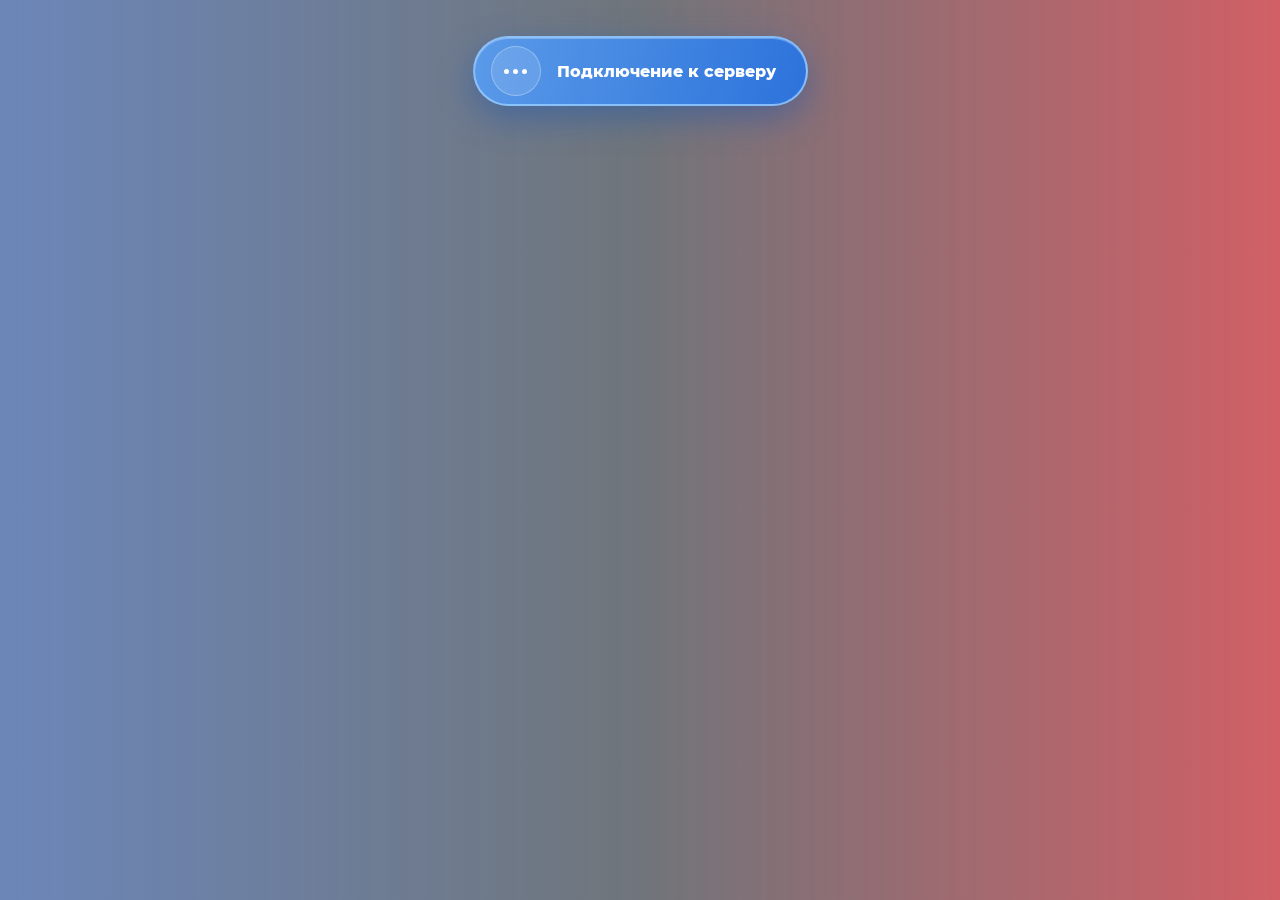
<file: amazing/auth-app.html>
<!DOCTYPE html>
<html lang="ru">
<head>
    <meta charset="UTF-8">
    <meta name="viewport" content="width=device-width, initial-scale=1.0">
    <link rel="stylesheet" href="css/auth.css?v=20260901-responsive">
</head>
<body id="amz-portal" style="display:block">
    <div id="amz-connect-screen" class="amz-connect-screen">
        <div class="amz-connect-pill">
            <span class="amz-connect-dots"><i></i><i></i><i></i></span>
            <span>Подключение к серверу</span>
        </div>
    </div>

    <div id="amz-auth-content" class="amz-auth-content" hidden>
    <div class="amz-left-features">
        <div class="amz-feature-card">
            <div class="amz-f-icon" style="background-color: #4CAF50;">
                <img src="images/two-people-action-fill.svg" alt="icon">
            </div>
            <div class="amz-f-text">
                <span class="amz-f-title">Самая адекватная</span>
                <span class="amz-f-sub">аудитория</span>
            </div>
        </div>
        <div class="amz-feature-card">
            <div class="amz-f-icon" style="background-color: #FF5722;">
                <img src="images/handshake-fill.svg" alt="icon">
            </div>
            <div class="amz-f-text">
                <span class="amz-f-title">Игроки из разных</span>
                <span class="amz-f-sub">стран и городов</span>
            </div>
        </div>
        <div class="amz-feature-card">
            <div class="amz-f-icon" style="background-color: #FFC107;">
                <img src="images/smile-fill.svg" alt="icon">
            </div>
            <div class="amz-f-text">
                <span class="amz-f-title">Удивительная</span>
                <span class="amz-f-sub">атмосфера</span>
            </div>
        </div>
        <div class="amz-feature-card">
            <div class="amz-f-icon" style="background-color: #03A9F4;">
                <img src="images/two-people-action-fill.svg" alt="icon">
            </div>
            <div class="amz-f-text">
                <span class="amz-f-title">Открытый</span>
                <span class="amz-f-sub">и свободный мир</span>
            </div>
        </div>
        <div class="amz-feature-card">
            <div class="amz-f-icon" style="background-color: #FF9800;">
                <img src="images/microphone-fill.svg" alt="icon">
            </div>
            <div class="amz-f-text">
                <span class="amz-f-title">Удобный</span>
                <span class="amz-f-sub">голосовой чат</span>
            </div>
        </div>
    </div>

    <div class="amz-support-card">
        <span class="amz-support-icon">&#9679;</span>
        <span><b>Техническая поддержка</b><small>Доступна через администрацию</small></span>
        <strong>&#8599;</strong>
    </div>

    <div class="amz-full-screen">
        <div class="amz-box-main">
            <div class="amz-tabs-v4">
                <div id="tab-auth" class="amz-t-btn amz-t-active" onclick="switchMainTab('auth')">
                    <span class="amz-t-txt">АВТОРИЗАЦИЯ</span>
                    <span class="amz-t-sub">Есть персонаж</span>
                </div>
                <div id="tab-reg" class="amz-t-btn amz-t-dark" onclick="switchMainTab('reg')">
                    <span class="amz-t-txt">РЕГИСТРАЦИЯ</span>
                    <span class="amz-t-sub">Новый персонаж</span>
                </div>
            </div>

            <div class="amz-inner-v4">
                <div class="amz-vector-bg" style="background-image: url('images/form-background-vector--top.svg');"></div>

                <div class="amz-wordmark amz-logo-v4" aria-label="Absolute Online">
                    <span class="amz-wordmark-top">Absolute</span>
                    <span class="amz-wordmark-bottom">Online</span>
                </div>
                
                <h1 id="amz-title" class="amz-title-v4">Авторизация</h1>

                <div id="amz-status-bar" class="amz-status-bar">
                    <div id="srv-badge" class="amz-badge-v4 amz-badge-none">SERVER</div>
                    <div id="usr-badge" class="amz-badge-v4 amz-badge-usr">Nickname</div>
                </div>

                <div class="amz-form-v4" id="amz-form-container">
                </div>
            </div>
        </div>
    </div>
    </div>

    <div id="amz-toast" class="amz-toast" role="alert"></div>

    <div id="ingame-hud" hidden></div>
    <script src="script/auth.js?v=20260830-no-dup-hud"></script>
</body>
</html>
</file>
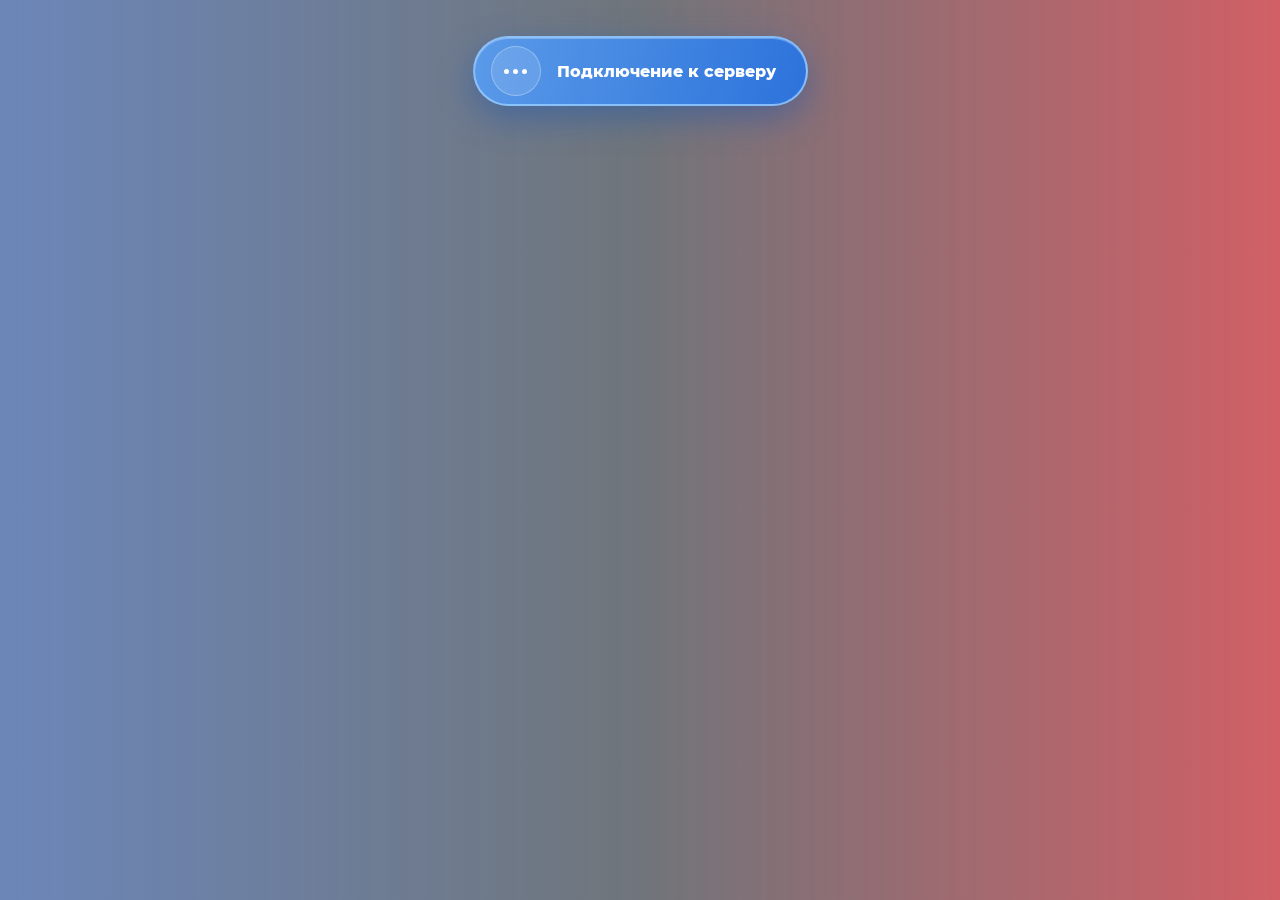
<file: amazing/auth.html>
<!DOCTYPE html>
<html lang="ru">
<head>
    <meta charset="UTF-8">
    <style>
        html, body { margin: 0; width: 100%; height: 100%; overflow: hidden; background: transparent; font-family: Arial, sans-serif; }
        .amz-connect-screen { position: absolute; inset: 0; z-index: 1000; display: flex; justify-content: center; align-items: flex-start; padding-top: 4vh; }
        .amz-connect-pill { min-width: 330px; height: 70px; padding: 0 30px 0 16px; display: flex; align-items: center; gap: 16px; color: #fff; font-size: 16px; font-weight: 800; border: 2px solid rgba(150, 204, 255, .82); border-radius: 40px; background: linear-gradient(105deg, rgba(89, 157, 239, .94), rgba(41, 115, 224, .96)); box-shadow: 0 12px 35px rgba(0, 77, 190, .38), inset 0 1px 0 rgba(255, 255, 255, .28); }
        .amz-connect-dots { width: 50px; height: 50px; display: flex; justify-content: center; align-items: center; gap: 4px; }
        .amz-connect-dots i { width: 5px; height: 5px; border-radius: 50%; background: #fff; animation: amz-dot 1.1s infinite ease-in-out; }
        .amz-connect-dots i:nth-child(2) { animation-delay: .15s; }
        .amz-connect-dots i:nth-child(3) { animation-delay: .3s; }
        @keyframes amz-dot { 0%, 70%, 100% { opacity: .35; transform: translateY(0); } 35% { opacity: 1; transform: translateY(-3px); } }
    </style>
</head>
<body>
    <div class="amz-connect-screen">
        <div class="amz-connect-pill">
            <span class="amz-connect-dots"><i></i><i></i><i></i></span>
            <span>Подключение к серверу</span>
        </div>
    </div>
<script>
(function () {
    window.location.replace('auth-app.html' + (window.location.search || ''));
})();
</script>
</body>
</html>
</file>
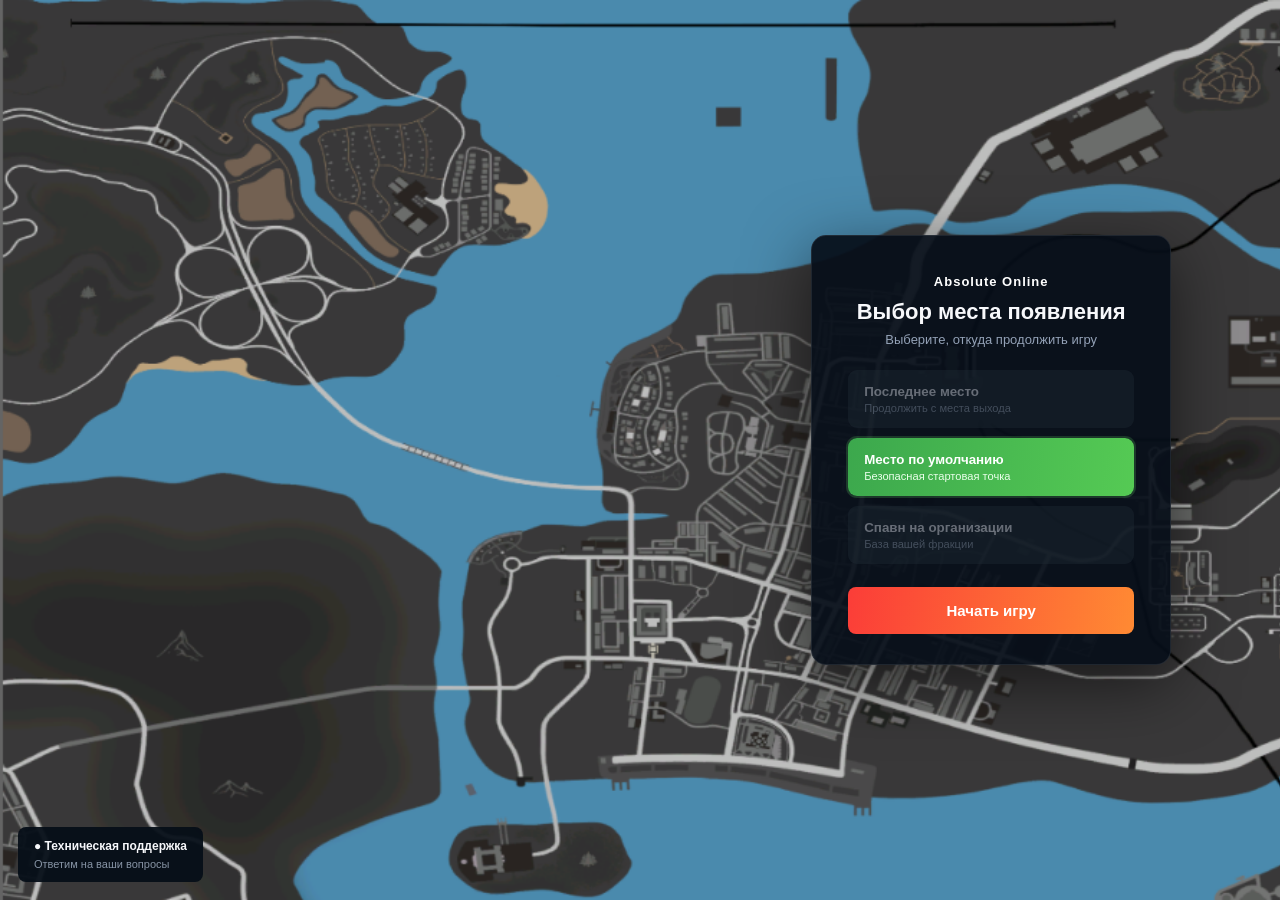
<file: amazing/spawn.html>
<!doctype html>
<html lang="ru">
<head>
  <meta charset="utf-8">
  <meta name="viewport" content="width=device-width, initial-scale=1">
  <link rel="stylesheet" href="css/spawn.css">
</head>
<body>
  <main class="spawn-map">
    <div class="map-viewport" id="map-view">
      <div class="map-world" id="map-world">
        <img class="sa-map" id="sa-map-img" src="images/sa-map.png" alt="" draggable="false" onerror="this.style.display='none'">
        <svg class="sa-map sa-map-fallback" viewBox="0 0 6000 6000" preserveAspectRatio="none" aria-hidden="true">
          <defs>
            <linearGradient id="water" x1="0" y1="0" x2="1" y2="1">
              <stop offset="0%" stop-color="#16324a"/>
              <stop offset="100%" stop-color="#0d2234"/>
            </linearGradient>
            <linearGradient id="land" x1="0" y1="0" x2="0" y2="1">
              <stop offset="0%" stop-color="#2a3340"/>
              <stop offset="100%" stop-color="#1b222c"/>
            </linearGradient>
          </defs>
          <rect width="6000" height="6000" fill="url(#water)"/>
          <!-- San Fierro / west -->
          <path fill="url(#land)" d="M420 1680 C380 2100 520 2580 860 2860 C1180 3120 1320 3480 1180 3920 C980 4380 1280 4720 1680 4580 C2040 4460 2140 4020 1980 3620 C1840 3260 1960 2860 1780 2480 C1620 2140 1280 1860 860 1760 C620 1700 460 1560 420 1680Z"/>
          <!-- Bone County / desert -->
          <path fill="url(#land)" d="M1680 980 C2100 720 2680 640 3220 780 C3780 940 4120 1280 4280 1680 C4460 2140 4220 2520 3780 2680 C3280 2860 2720 2740 2280 2460 C1860 2200 1560 1680 1680 980Z"/>
          <!-- Las Venturas -->
          <path fill="url(#land)" d="M3680 640 C4120 480 4680 520 5080 780 C5420 1000 5560 1380 5460 1760 C5340 2160 4920 2380 4520 2320 C4120 2260 3840 1960 3720 1540 C3620 1180 3480 780 3680 640Z"/>
          <!-- Los Santos -->
          <path fill="url(#land)" d="M3180 3180 C3620 3040 4180 3120 4580 3440 C4980 3760 5280 4280 5120 4780 C4940 5280 4380 5480 3920 5360 C3460 5240 3180 4860 3040 4440 C2900 4020 2860 3520 3180 3180Z"/>
          <!-- Red County bridge land -->
          <path fill="url(#land)" d="M2480 2860 C2860 2740 3240 2860 3480 3140 C3360 3380 2980 3520 2640 3400 C2360 3280 2280 3000 2480 2860Z"/>
          <g fill="none" stroke="#8ea0b4" stroke-width="18" opacity=".35">
            <path d="M980 2480 C1680 2320 2480 2680 3180 3380 C3680 3920 4280 4380 4780 4680"/>
            <path d="M1980 1260 C2480 1680 2860 2280 3180 3180"/>
            <path d="M4280 980 C4380 1680 4480 2480 4580 3440"/>
            <path d="M860 2860 C1480 3180 1980 3620 2480 4080"/>
          </g>
          <g fill="#c9d4e0" font-size="120" font-family="Arial, sans-serif" letter-spacing="6" opacity=".55">
            <text x="4300" y="1180">LAS VENTURAS</text>
            <text x="720" y="2680">SAN FIERRO</text>
            <text x="3680" y="4280">LOS SANTOS</text>
          </g>
        </svg>
        <button type="button" id="marker-last" class="marker marker-last" hidden title="Последнее место"></button>
        <button type="button" id="marker-org" class="marker marker-org" hidden title="Организация"></button>
        <div id="marker-default" class="marker marker-default" hidden title="Место по умолчанию"></div>
      </div>
    </div>
    <section class="spawn-card">
      <div class="brand">Absolute Online</div>
      <h1>Выбор места появления</h1>
      <p>Выберите, откуда продолжить игру</p>
      <div id="options" class="options"></div>
      <button id="start" type="button">Начать игру</button>
    </section>
    <div class="support"><b>● Техническая поддержка</b><span>Ответим на ваши вопросы</span></div>
  </main>
  <script src="script/spawn.js"></script>
</body>
</html>
</file>
<file: amazing/css/auth.css>
* {
    box-sizing: border-box;
    margin: 0;
    padding: 0;
    outline: none;
    font-family: 'Montserrat', sans-serif;
    user-select: none;
}

#amz-portal {
    /* The connection screen must be visible even if JavaScript starts late.
       Otherwise CEF keeps the cursor while rendering a transparent page. */
    display: block;
    width: 100vw;
    height: 100vh;
    background: url('../images/background.png') no-repeat center center / cover;
    overflow: hidden;
}

.amz-left-features {
    position: absolute;
    left: 20px;
    top: 50%;
    transform: translateY(-50%);
    display: flex;
    flex-direction: column;
    gap: 10px;
    z-index: 10;
}

.amz-feature-card {
    display: flex;
    align-items: center;
    gap: 12px;
    padding: 6px;
}

.amz-f-icon {
    width: 42px;
    height: 42px;
    border-radius: 10px;
    display: flex;
    align-items: center;
    justify-content: center;
    box-shadow: 0 4px 15px rgba(0, 0, 0, 0.3);
    flex-shrink: 0;
}

.amz-f-icon img {
    width: 20px;
    height: 20px;
    filter: brightness(0) invert(1);
}

.amz-f-text {
    display: flex;
    flex-direction: column;
    text-shadow: 0 2px 4px rgba(0, 0, 0, 0.8);
}

.amz-f-title {
    color: #fff;
    font-size: 13px;
    font-weight: 800;
    line-height: 1.2;
}

.amz-f-sub {
    color: rgba(255, 255, 255, 0.75);
    font-size: 11px;
    font-weight: 600;
    margin-top: 2px;
}

.amz-full-screen {
    width: 100%;
    height: 100%;
    display: flex;
    align-items: center;
    justify-content: center;
    background: rgba(0, 0, 0, 0.5);
}

.amz-box-main {
    width: 440px;
    background: #EBEBEB;
    border-radius: 12px;
    overflow: hidden;
    box-shadow: 0 50px 100px rgba(0, 0, 0, 0.8);
    position: relative;
}

.amz-tabs-v4 {
    display: flex;
    height: 70px;
    cursor: pointer;
}

.amz-t-btn {
    flex: 1;
    display: flex;
    flex-direction: column;
    align-items: center;
    justify-content: center;
    color: #fff;
    transition: background 0.3s;
}

.amz-t-active {
    background: #4CAF50;
}

.amz-t-dark {
    background: #323232;
    opacity: 0.9;
}

.amz-t-txt {
    font-size: 13px;
    font-weight: 900;
    letter-spacing: 0.5px;
}

.amz-t-sub {
    font-size: 9px;
    opacity: 0.6;
    font-weight: 600;
    margin-top: 2px;
}

.amz-inner-v4 {
    padding: 25px 40px 35px 40px;
    display: flex;
    flex-direction: column;
    align-items: center;
    position: relative;
    overflow: hidden;
}

.amz-vector-bg {
    position: absolute;
    top: 0;
    left: 0;
    width: 150px;
    height: 150px;
    background-repeat: no-repeat;
    background-size: contain;
    opacity: 0.12;
    pointer-events: none;
}

.amz-logo-v4 {
    width: 150px;
    margin-bottom: 60px;
    z-index: 2;
}

.amz-title-v4 {
    font-size: 19px;
    font-weight: 900;
    color: #1a1a1a;
    margin-bottom: 12px;
    text-transform: uppercase;
    z-index: 2;
}

.amz-status-bar {
    display: flex;
    gap: 10px;
    margin-bottom: 15px;
    z-index: 2;
}

.amz-badge-v4 {
    padding: 5px 12px;
    border-radius: 5px;
    color: #fff;
    font-size: 11px;
    font-weight: 900;
    text-transform: uppercase;
    box-shadow: 0 4px 8px rgba(0, 0, 0, 0.2), inset 0 1px 2px rgba(255, 255, 255, 0.4);
    text-shadow: 0 1px 2px rgba(0, 0, 0, 0.3);
}

.amz-badge-none {
    background: #555;
}

.amz-badge-usr {
    background: #333740;
    font-family: 'Consolas', monospace;
}

.amz-form-v4 {
    width: 100%;
    display: flex;
    flex-direction: column;
    z-index: 2;
}

.amz-input-v4 {
    width: 100%;
    position: relative;
    margin-bottom: 12px;
}

.amz-field-v4 {
    width: 100%;
    padding: 14px 45px;
    background: #fff;
    border: 1px solid rgba(0, 0, 0, 0.1);
    border-radius: 9px;
    font-size: 14px;
    font-weight: 700;
    color: #333;
    transition: border-color 0.2s;
}

.amz-field-v4::placeholder {
    color: #aaa;
}

.amz-field-v4.error {
    border-color: #F44336;
    background: #FFF5F5;
}

.amz-error-text {
    font-size: 10px;
    font-weight: 800;
    color: #F44336;
    margin-top: -8px;
    margin-bottom: 8px;
    padding-left: 4px;
    animation: fadeIn 0.2s ease-in-out;
}

@keyframes fadeIn {
    from {
        opacity: 0;
        transform: translateY(-3px);
    }
    to {
        opacity: 1;
        transform: translateY(0);
    }
}

.amz-icon-v4 {
    position: absolute;
    top: 50%;
    transform: translateY(-50%);
    width: 18px;
    height: 18px;
    background-size: contain;
    opacity: 0.35;
}

.amz-ic-lock {
    left: 18px;
    background-image: url("data:image/svg+xml,%3Csvg xmlns='http://www.w3.org/2000/svg' fill='%23000' viewBox='0 0 24 24'%3E%3Cpath d='M18 8h-1V6c0-2.76-2.24-5-5-5S7 3.24 7 6v2H6c-1.1 0-2 .9-2 2v10c0 1.1.9 2 2 2h12c1.1 0 2-.9 2-2V10c0-1.1-.9-2-2-2zm-6 9c-1.1 0-2-.9-2-2s.9-2 2-2 2 .9 2 2-.9 2-2 2zM9 8V6c0-1.66 1.34-3 3-3s3 1.34 3 3v2H9z'/%3E%3C/svg%3E");
}

.amz-ic-gift {
    left: 18px;
    background-image: url("data:image/svg+xml,%3Csvg xmlns='http://www.w3.org/2000/svg' fill='%23000' viewBox='0 0 24 24'%3E%3Cpath d='M20 6h-2.18c.11-.31.18-.65.18-1 0-1.66-1.34-3-3-3-1.05 0-1.96.54-2.5 1.35l-.5.67-.5-.68C10.96 2.54 10.05 2 9 2 7.34 2 6 3.34 6 5c0 .35.07.69.18 1H4c-1.1 0-1.99.9-1.99 2L2 19c0 1.1.9 2 2 2h16c1.1 0 2-.9 2-2V8c0-1.1-.9-2-2-2zm-5-2c.55 0 1 .45 1 1s-.45 1-1 1-1-.45-1-1 .45-1 1-1zM9 4c.55 0 1 .45 1 1s-.45 1-1 1-1-.45-1-1 .45-1 1-1zm11 15H4v-2h16v2zm0-5H4V8h5.08L7 10.33 8.66 11.5 12 8.7l3.34 2.8L17 10.33 14.92 8H20v6z'/%3E%3C/svg%3E");
}

.amz-ic-eye {
    right: 18px;
    cursor: pointer;
    background-image: url("data:image/svg+xml,%3Csvg xmlns='http://www.w3.org/2000/svg' fill='%23000' viewBox='0 0 24 24'%3E%3Cpath d='M12 4.5C7 4.5 2.73 7.61 1 12c1.73 4.39 6 7.5 11 7.5s9.27-3.11 11-7.5c-1.73-4.39-6-7.5-11-7.5zM12 17c-2.76 0-5-2.24-5-5s2.24-5 5-5 5 2.24 5 5-2.24 5-5 5zm0-8c-1.66 0-3 1.34-3 3s1.34 3 3 3 3-1.34 3-3-1.34-3-3-3z'/%3E%3C/svg%3E");
}

.amz-lang-badge {
    position: absolute;
    right: 48px;
    top: 50%;
    transform: translateY(-50%);
    background: #333;
    color: #fff;
    font-size: 9px;
    font-weight: 900;
    padding: 3px 6px;
    border-radius: 4px;
    cursor: pointer;
    user-select: none;
    transition: background 0.2s;
}

.amz-lang-badge:hover {
    background: #555;
}

.amz-skin-selector {
    display: flex;
    gap: 10px;
    justify-content: center;
    margin-bottom: 15px;
    width: 100%;
}

.amz-skin-card {
    width: 90px;
    height: 120px;
    background: #fff;
    border: 2px solid rgba(0, 0, 0, 0.1);
    border-radius: 9px;
    display: flex;
    align-items: center;
    justify-content: center;
    cursor: pointer;
    transition: all 0.2s;
    overflow: hidden;
}

.amz-skin-card img {
    max-height: 100%;
    object-fit: contain;
}

.amz-skin-card:hover {
    border-color: rgba(244, 67, 54, 0.5);
}

.amz-skin-card.active {
    border-color: #F44336;
    background: #FFF5F5;
    box-shadow: 0 4px 10px rgba(244, 67, 54, 0.2);
}

.amz-promo-desc {
    font-size: 11px;
    color: #666;
    text-align: center;
    margin-bottom: 12px;
    font-weight: 600;
    line-height: 1.4;
}

.amz-terms-box {
    width: 100%;
    height: 105px;
    background: #fff;
    border: 1px solid rgba(0, 0, 0, 0.1);
    border-radius: 9px;
    padding: 12px;
    font-size: 11px;
    font-weight: 600;
    color: #555;
    overflow-y: auto;
    margin-bottom: 10px;
    line-height: 1.4;
}

.amz-terms-box::-webkit-scrollbar {
    width: 5px;
}

.amz-terms-box::-webkit-scrollbar-thumb {
    background: #ccc;
    border-radius: 10px;
}

.amz-checkboxes {
    display: flex;
    flex-direction: column;
    gap: 7px;
    margin-bottom: 12px;
    width: 100%;
}

.amz-checkbox-label {
    display: flex;
    align-items: center;
    gap: 8px;
    font-size: 10px;
    font-weight: 700;
    color: #444;
    cursor: pointer;
}

.amz-checkbox-label input {
    width: 14px;
    height: 14px;
    accent-color: #FF5722;
    cursor: pointer;
}

.amz-btn-v4 {
    width: 100%;
    padding: 15px;
    background: linear-gradient(to right, #FF5722, #F44336);
    border: none;
    border-radius: 9px;
    color: #fff;
    font-weight: 900;
    text-transform: uppercase;
    letter-spacing: 1.5px;
    box-shadow: 0 5px 20px rgba(244, 67, 54, 0.4);
    cursor: pointer;
    transition: filter 0.2s, opacity 0.2s;
}

.amz-btn-v4:hover {
    filter: brightness(1.05);
}

.amz-btn-v4:disabled {
    opacity: 0.5;
    cursor: not-allowed;
    filter: none;
}

.amz-btn-back {
    background: rgba(0, 0, 0, 0.05);
    border: 1px solid rgba(0, 0, 0, 0.08);
    border-radius: 9px;
    color: #666;
    margin-top: 8px;
    padding: 12px;
    font-weight: 700;
    font-size: 12px;
    cursor: pointer;
    width: 100%;
    transition: background 0.2s, color 0.2s;
}

.amz-btn-back:hover {
    background: rgba(0, 0, 0, 0.08);
    color: #111;
}

.amz-btn-lost {
    background: rgba(0, 0, 0, 0.05);
    border: 1px solid rgba(0, 0, 0, 0.08);
    border-radius: 9px;
    color: #666;
    margin-top: 60px;
    padding: 12px;
    font-weight: 700;
    font-size: 12px;
    cursor: pointer;
    width: 100%;
    transition: background 0.2s, color 0.2s;
}

.amz-btn-lost:hover {
    background: rgba(0, 0, 0, 0.08);
    color: #111;
}

#amz-portal.skin-step-active,
#amz-portal.skin-step-active .amz-full-screen,
#amz-portal.skin-step-active .amz-overlay,
#amz-portal.skin-step-active .amz-bg-blur {
    background: transparent !important;
    background-color: transparent !important;
    background-image: none !important;
    box-shadow: none !important;
    backdrop-filter: none !important;
}

#amz-portal.skin-step-active .amz-box-main,
.amz-box-main.skin-box-mode {
    margin-left: auto !important;
    margin-right: 60px !important;
    width: 320px !important;
    height: auto !important;
    min-height: initial !important;
    max-height: initial !important;
    background: #e5e5e5 !important;
    border-radius: 16px !important;
    box-shadow: 0 10px 30px rgba(0, 0, 0, 0.25) !important;
    overflow: hidden !important;
    padding: 0 !important;
}

#amz-portal.skin-step-active .amz-inner-v4 {
    padding: 20px !important;
    height: auto !important;
    display: block !important;
}

.amz-skin-wrapper {
    display: flex;
    flex-direction: column;
    align-items: center;
    width: 100%;
}

.amz-skin-wrapper .amz-logo-v4 {
    margin-bottom: 8px;
    width: 100%;
    display: flex !important;
    justify-content: center !important;
    align-items: center !important;
    text-align: center;
}

.amz-skin-wrapper .amz-logo-v4 img {
    height: 26px;
    width: auto;
    object-fit: contain;
    margin: 0 auto !important;
    display: block !important;
}

.amz-skin-title {
    font-size: 15px;
    font-weight: 800;
    color: #1a1a1a;
    margin-bottom: 14px;
    text-align: center;
}

.amz-skin-wrapper .amz-gender-toggle {
    display: flex;
    gap: 8px;
    width: 100%;
    margin-bottom: 12px;
}

.amz-skin-wrapper .amz-g-btn {
    flex: 1;
    padding: 10px 0;
    border: none !important;
    border-radius: 8px !important;
    background: #ffffff !important;
    color: #333333 !important;
    font-weight: 700 !important;
    font-size: 13px !important;
    cursor: pointer;
    box-shadow: 0 2px 4px rgba(0, 0, 0, 0.05) !important;
    transition: all 0.2s ease;
}

.amz-skin-wrapper .amz-g-btn.active {
    background: #388e3c !important;
    color: #ffffff !important;
}

.amz-skin-slider-box {
    display: flex;
    align-items: center;
    justify-content: space-between;
    width: 100%;
    background: #ffffff;
    border-radius: 10px;
    margin-bottom: 14px;
    height: 180px;
    overflow: hidden;
    box-shadow: 0 2px 6px rgba(0, 0, 0, 0.04);
}

.amz-skin-img-wrapper {
    flex: 1;
    height: 100%;
    display: flex;
    align-items: center;
    justify-content: center;
    padding: 6px;
}

.amz-skin-img-wrapper img {
    max-height: 100%;
    max-width: 100%;
    object-fit: contain;
    transform: translateY(40px) !important;
}

.amz-arrow-btn {
    width: 36px;
    height: 100%;
    background: #ffffff !important;
    border: none !important;
    font-size: 16px !important;
    font-weight: 800 !important;
    color: #555555 !important;
    cursor: pointer;
    transition: all 0.2s ease;
}

.amz-arrow-btn:hover {
    background: #388e3c !important;
    color: #ffffff !important;
}

.amz-skin-btn-submit {
    width: 100% !important;
    background: linear-gradient(to right, #FF5722, #F44336) !important;
    color: #ffffff !important;
    border: none !important;
    border-radius: 8px !important;
    padding: 12px 0 !important;
    font-weight: 800 !important;
    font-size: 12px !important;
    letter-spacing: 0.5px !important;
    text-transform: uppercase !important;
    cursor: pointer !important;
    box-shadow: 0 4px 12px rgba(244, 67, 54, 0.35) !important;
    margin-bottom: 8px !important;
    display: block !important;
}

.amz-skin-btn-submit:hover {
    opacity: 0.95;
    box-shadow: 0 6px 15px rgba(244, 67, 54, 0.5) !important;
}

.amz-skin-btn-back {
    width: 100% !important;
    background: #dcdcdc !important;
    color: #555555 !important;
    border: none !important;
    border-radius: 8px !important;
    padding: 10px 0 !important;
    font-weight: 700 !important;
    font-size: 12px !important;
    cursor: pointer !important;
    display: block !important;
}

.amz-skin-btn-back:hover {
    background: #d0d0d0 !important;
    color: #222222 !important;
}

@media screen and (max-height: 720px) {
    #amz-portal.skin-step-active .amz-box-main {
        width: 280px !important;
        margin-right: 30px !important;
    }
    #amz-portal.skin-step-active .amz-inner-v4 {
        padding: 14px !important;
    }
    .amz-skin-slider-box {
        height: 140px;
    }
    .amz-skin-title {
        font-size: 13px;
        margin-bottom: 10px;
    }
}

.skin-step-active .amz-logo-v4,
.skin-box-mode .amz-logo-v4 {
    display: none !important;
}

.amz-skin-logo-top {
    width: 100%;
    display: flex;
    justify-content: center;
    align-items: center;
    margin-top: 0;
    margin-bottom: 20px;
}

.amz-skin-logo-top img {
    width: 200px;
    height: auto;
    object-fit: contain;
    user-select: none;
    pointer-events: none;
}

/* Local-only auth overlay: it must also load when internet access is routed through a VPN. */
@font-face {
    font-family: 'MontserratLocal';
    src: url('../fonts/Montserrat-Regular.ttf') format('truetype');
    font-weight: 400;
}

@font-face {
    font-family: 'MontserratLocal';
    src: url('../fonts/Montserrat-SemiBold.ttf') format('truetype');
    font-weight: 600;
}

@font-face {
    font-family: 'MontserratLocal';
    src: url('../fonts/Montserrat-ExtraBold.ttf') format('truetype');
    font-weight: 800 900;
}

html, body {
    width: 100%;
    height: 100%;
    overflow: hidden;
    background: transparent;
}

* {
    font-family: 'MontserratLocal', Arial, sans-serif;
}

[hidden] {
    display: none !important;
}

.amz-connect-screen[hidden] {
    display: none !important;
    pointer-events: none !important;
    z-index: 0;
}

#amz-portal {
    display: block;
    position: fixed;
    inset: 0;
    background: transparent;
}

#amz-portal::before {
    content: '';
    position: absolute;
    inset: 0;
    background: linear-gradient(90deg, rgba(24, 66, 145, .64), rgba(2, 12, 22, .57) 50%, rgba(186, 20, 29, .68));
    pointer-events: none;
}

.amz-auth-content,
.amz-connect-screen {
    position: absolute;
    inset: 0;
}

.amz-connect-screen {
    z-index: 1000;
    display: flex;
    justify-content: center;
    align-items: flex-start;
    padding-top: 4vh;
}

.amz-connect-pill {
    min-width: 330px;
    height: 70px;
    padding: 0 30px 0 16px;
    display: flex;
    align-items: center;
    gap: 16px;
    color: #fff;
    font-size: 16px;
    font-weight: 800;
    border: 2px solid rgba(150, 204, 255, .82);
    border-radius: 40px;
    background: linear-gradient(105deg, rgba(89, 157, 239, .94), rgba(41, 115, 224, .96));
    box-shadow: 0 12px 35px rgba(0, 77, 190, .38), inset 0 1px 0 rgba(255, 255, 255, .28);
}

.amz-connect-dots {
    width: 50px;
    height: 50px;
    display: flex;
    justify-content: center;
    align-items: center;
    gap: 4px;
    border: 1px solid rgba(255, 255, 255, .3);
    border-radius: 50%;
    background: rgba(255, 255, 255, .12);
}

.amz-connect-dots i {
    width: 5px;
    height: 5px;
    border-radius: 50%;
    background: #fff;
    animation: amz-dot 1.1s infinite ease-in-out;
}

.amz-connect-dots i:nth-child(2) { animation-delay: .15s; }
.amz-connect-dots i:nth-child(3) { animation-delay: .3s; }

@keyframes amz-dot {
    0%, 70%, 100% { opacity: .35; transform: translateY(0); }
    35% { opacity: 1; transform: translateY(-3px); }
}

.amz-auth-content {
    z-index: 10;
}

.amz-left-features {
    left: 2.3vw;
    gap: 20px;
}

.amz-feature-card { gap: 18px; }
.amz-f-icon { width: 60px; height: 60px; border-radius: 12px; }
.amz-f-icon img { width: 29px; height: 29px; }
.amz-f-title, .amz-f-sub { font-size: clamp(14px, 1.15vw, 22px); line-height: 1.25; color: #fff; }
.amz-f-sub { margin-top: 0; }

.amz-full-screen {
    position: absolute;
    inset: 0;
    background: rgba(0, 0, 0, .22);
}

.amz-box-main {
    width: 460px;
    color: #fff;
    background: rgba(3, 17, 28, .96);
    border-radius: 15px;
    box-shadow: 0 30px 80px rgba(0, 0, 0, .55);
}

.amz-tabs-v4 { height: 66px; }
.amz-t-active { background: #3da143; }
.amz-t-dark { background: rgba(60, 60, 60, .96); }
.amz-t-btn.disabled { pointer-events: none; opacity: .52; }
.amz-t-txt { font-size: 15px; }
.amz-t-sub { font-size: 10px; }

.amz-inner-v4 { padding: 34px 58px 38px; }
.amz-logo-v4 { width: 162px; margin-bottom: 74px; }
.amz-wordmark {
    position: relative;
    z-index: 2;
    width: auto !important;
    display: flex;
    flex-direction: column;
    align-items: center;
    justify-content: center;
    color: #fff;
    font-weight: 900;
    line-height: .82;
    text-align: center;
    text-transform: uppercase;
    letter-spacing: -1.2px;
    text-shadow: 0 3px 12px rgba(0, 0, 0, .45);
}
.amz-wordmark-top { font-size: 25px; }
.amz-wordmark-bottom { margin-top: 6px; color: #f0181d; font-size: 23px; }
.amz-logo-v4.amz-wordmark { margin-bottom: 74px; }
.amz-title-v4 { color: #fff; font-size: 23px; text-transform: none; }
.amz-field-v4 {
    height: 60px;
    color: #fff;
    background: #202831;
    border: 1px solid #53616e;
}
.amz-field-v4::placeholder { color: #89929d; }
.amz-field-v4.error { color: #fff; background: #2a252b; }
.amz-icon-v4 { filter: invert(1); }
.amz-lang-badge { color: #1f2a34; background: #d7e0e8; }
.amz-promo-desc { color: #d4d9df; font-size: 13px; line-height: 1.5; }
.amz-btn-v4, .amz-skin-btn-submit {
    min-height: 60px;
    background: linear-gradient(90deg, #ff3024, #ff6b2c) !important;
}
.amz-btn-back, .amz-btn-lost, .amz-skin-btn-back {
    color: #89939d !important;
    background: transparent !important;
    border: 2px solid #63717f !important;
}
.amz-btn-lost { margin-top: 88px; }
.amz-badge-v4 { font-size: 11px; }
.amz-badge-none { background: #d51d25; }

.amz-toast {
    position: fixed;
    left: 50%;
    bottom: 40px;
    z-index: 2000;
    max-width: 620px;
    padding: 16px 24px;
    color: #fff;
    font-size: 14px;
    font-weight: 700;
    text-align: center;
    background: rgba(180, 35, 38, .96);
    border: 1px solid rgba(255, 255, 255, .2);
    border-radius: 10px;
    opacity: 0;
    transform: translate(-50%, 20px);
    transition: .2s ease;
    pointer-events: none;
}
.amz-toast.visible { opacity: 1; transform: translate(-50%, 0); }

.amz-support-card {
    position: absolute;
    left: 2.3vw;
    bottom: 4vh;
    z-index: 20;
    min-width: 310px;
    padding: 16px 18px;
    display: flex;
    align-items: center;
    gap: 12px;
    color: #fff;
    background: rgba(3, 17, 28, .94);
    border-radius: 11px;
}
.amz-support-card span:nth-child(2) { display: flex; flex: 1; flex-direction: column; gap: 4px; }
.amz-support-card small { color: #8190a0; font-size: 10px; }
.amz-support-icon { color: #8a97a5; }
.amz-support-card strong { font-size: 21px; }

#amz-portal.terms-step-active .amz-box-main,
.amz-box-main.terms-box-mode {
    width: min(900px, 75vw) !important;
}
#amz-portal.terms-step-active .amz-logo-v4,
#amz-portal.terms-step-active .amz-left-features { display: none !important; }
.terms-box-mode .amz-inner-v4 { padding: 38px 58px 42px; }
.amz-terms-logo { display: flex; width: auto; margin: 0 auto 20px; }
.amz-terms-logo .amz-wordmark-top { font-size: 25px; }
.amz-terms-logo .amz-wordmark-bottom { font-size: 23px; }
.amz-skin-logo-top .amz-wordmark-top { font-size: 25px; }
.amz-skin-logo-top .amz-wordmark-bottom { font-size: 23px; }
.amz-terms-tabs { display: grid; grid-template-columns: 1fr 1fr; gap: 12px; width: 100%; margin-bottom: 15px; }
.amz-terms-tabs > * { padding: 17px; text-align: center; border: 1px solid #56626d; border-radius: 8px; }
.amz-terms-tabs b { background: #202831; }
.amz-terms-tabs span { color: #8c969f; }
.amz-terms-box { height: 330px; color: #eef1f4; background: #202831; border-color: #4e5c68; font-size: 14px; }
.amz-checkbox-label { color: #eef1f4; font-size: 13px; }

#amz-portal.skin-step-active::before { display: block; }
#amz-portal.skin-step-active { background: transparent !important; }
#amz-portal.skin-step-active .amz-full-screen { display: flex; }
#amz-portal.skin-step-active .amz-box-main,
.amz-box-main.skin-box-mode {
    width: 460px !important;
    margin-right: 10.5vw !important;
    color: #fff !important;
    background: rgba(3, 17, 28, .96) !important;
}
#amz-portal.skin-step-active .amz-inner-v4 { padding: 34px 58px !important; }
.amz-skin-title { color: #fff; font-size: 23px; }
.amz-skin-wrapper .amz-g-btn { height: 60px; color: #8f99a3 !important; background: #202831 !important; }
.amz-skin-wrapper .amz-g-btn.active { color: #fff !important; background: #3da143 !important; }
.amz-skin-slider-box { height: 230px; background: #202831; }
.amz-arrow-btn { color: #909aa4 !important; background: #202831 !important; }
.amz-skin-img-wrapper img { transform: translateY(28px) !important; }

@media (max-width: 1050px), (max-height: 760px) {
    .amz-left-features { transform: translateY(-50%) scale(.82); transform-origin: left center; }
    .amz-box-main { transform: scale(.86); }
    #amz-portal.skin-step-active .amz-box-main { transform: scale(.86); margin-right: 3vw !important; }
    .amz-terms-box { height: 190px; }
}

/* Keep every registration step inside the actual CEF viewport.  Using compact
   dimensions instead of a transformed desktop layout also works correctly on
   Windows installations with 125-200% display scaling. */
.amz-full-screen {
    min-width: 0;
    min-height: 0;
    padding: 12px;
}

@media (max-width: 1100px) {
    .amz-left-features,
    .amz-support-card {
        display: none !important;
    }
}

@media (max-height: 800px) {
    .amz-box-main {
        width: min(420px, calc(100vw - 24px));
        max-height: calc(100vh - 16px);
        overflow-x: hidden;
        overflow-y: auto;
        transform: none;
        scrollbar-width: thin;
    }

    .amz-tabs-v4 { height: 52px; min-height: 52px; }
    .amz-t-txt { font-size: 13px; }
    .amz-t-sub { font-size: 9px; }
    .amz-inner-v4 { padding: 18px 38px 22px; }
    .amz-logo-v4,
    .amz-logo-v4.amz-wordmark { margin-bottom: 24px; }
    .amz-wordmark-top { font-size: 22px; }
    .amz-wordmark-bottom { font-size: 20px; margin-top: 5px; }
    .amz-title-v4 { margin-bottom: 8px; font-size: 20px; }
    .amz-status-bar { margin-bottom: 11px; }
    .amz-input-v4 { margin-bottom: 9px; }
    .amz-field-v4 { height: 50px; padding-top: 10px; padding-bottom: 10px; }
    .amz-btn-v4,
    .amz-skin-btn-submit { min-height: 50px; padding-top: 10px; padding-bottom: 10px; }
    .amz-btn-lost { margin-top: 18px; }

    #amz-portal.terms-step-active .amz-box-main,
    .amz-box-main.terms-box-mode {
        width: min(720px, calc(100vw - 24px)) !important;
    }
    .terms-box-mode .amz-inner-v4 { padding: 18px 34px 22px; }
    .amz-terms-logo { margin-bottom: 12px; }
    .amz-terms-tabs > * { padding: 11px; }
    .amz-terms-box { height: min(190px, 27vh); margin-bottom: 8px; }

    #amz-portal.skin-step-active .amz-box-main,
    .amz-box-main.skin-box-mode {
        max-height: calc(100vh - 16px) !important;
        overflow-y: auto !important;
        transform: none !important;
    }
}

@media (max-height: 600px), (max-width: 700px) {
    .amz-full-screen { padding: 6px; }
    .amz-box-main {
        width: min(380px, calc(100vw - 12px));
        max-height: calc(100vh - 12px);
        border-radius: 10px;
    }
    .amz-tabs-v4 { height: 44px; min-height: 44px; }
    .amz-inner-v4 { padding: 12px 26px 14px; }
    .amz-logo-v4,
    .amz-logo-v4.amz-wordmark { margin-bottom: 12px; }
    .amz-wordmark-top { font-size: 19px; }
    .amz-wordmark-bottom { font-size: 18px; }
    .amz-title-v4 { font-size: 18px; margin-bottom: 6px; }
    .amz-status-bar { margin-bottom: 8px; }
    .amz-field-v4 { height: 44px; font-size: 13px; }
    .amz-btn-v4,
    .amz-skin-btn-submit { min-height: 44px; }
    .amz-btn-lost { margin-top: 10px; }
    .terms-box-mode .amz-inner-v4 { padding: 12px 22px 14px; }
    .amz-terms-tabs { gap: 6px; margin-bottom: 8px; }
    .amz-terms-tabs > * { padding: 8px 5px; font-size: 11px; }
    .amz-terms-box { height: min(130px, 23vh); font-size: 11px; }
    .amz-checkboxes { gap: 4px; margin-bottom: 7px; }
    .amz-checkbox-label { font-size: 9px; }
}

body.ingame #amz-portal {
    background: transparent !important;
    pointer-events: none;
}
body.ingame #amz-auth-content,
body.ingame #amz-connect-screen,
body.ingame #amz-toast {
    display: none !important;
}
#ingame-hud,
body.ingame #ingame-hud {
    display: none !important;
}
#ingame-hud .hud-back {
    display: none !important;
}
#ingame-hud .hud-row {
    position: relative;
    z-index: 1;
    height: 1.7vh;
}
#ingame-hud .hud-id,
#ingame-hud .hud-name,
#ingame-hud .hud-date,
#ingame-hud .hud-time {
    position: absolute;
    top: 0;
    height: 1.5vh;
    line-height: 1.5vh;
    font-size: 1.15vh;
    font-weight: 700;
}
#ingame-hud .hud-id {
    left: 26.7vh;
    width: 5vh;
    text-align: center;
}
#ingame-hud .hud-id::before {
    content: "";
    position: absolute;
    inset: 0;
    background: rgb(255, 209, 85);
    transform: scale(1.1) skew(27deg, 0);
    z-index: -1;
}
#ingame-hud .hud-id.admin::before { background: rgb(41, 168, 255); }
#ingame-hud .hud-name { left: 12.6vh; width: 13vh; }
#ingame-hud .hud-date { left: 0; width: 6.5vh; }
#ingame-hud .hud-time { left: 6.5vh; width: 6.5vh; }
#ingame-hud .hud-logo {
    position: absolute;
    top: 2.2vh;
    right: 1.2vh;
    height: 4.2vh;
}
#ingame-hud .hud-health {
    position: absolute;
    top: 7.2vh;
    right: 2.4vh;
    width: 8vh;
    text-align: center;
    font-size: 1.4vh;
    font-weight: 700;
}
#ingame-hud .hud-money {
    position: absolute;
    top: 11.2vh;
    right: 2.2vh;
    font-size: 1.6vh;
    font-weight: 700;
}
</file>
<file: amazing/css/spawn.css>
* { box-sizing: border-box; }
html, body { margin: 0; height: 100%; overflow: hidden; font-family: Arial, sans-serif; color: #f7f8fb; background: #09111d; }
.spawn-map { min-height: 100vh; position: relative; overflow: hidden; background: #0b1520; }
.map-viewport {
  position: absolute;
  inset: 0;
  overflow: hidden;
  cursor: grab;
  z-index: 1;
}
.map-viewport.dragging { cursor: grabbing; }
/* Размер мира задаёт script/spawn.js по пропорциям картинки sa-map.png (cover по экрану) */
.map-world {
  position: absolute;
  left: 0;
  top: 0;
  width: 100vw;
  height: 100vh;
  transform-origin: 0 0;
  will-change: transform;
}
.sa-map { position: absolute; inset: 0; width: 100%; height: 100%; display: block; user-select: none; -webkit-user-drag: none; }
img.sa-map { object-fit: fill; z-index: 1; }
.sa-map-fallback { z-index: 0; }
.marker {
  position: absolute;
  z-index: 5;
  width: 22px;
  height: 22px;
  border: 0;
  padding: 0;
  border-radius: 50% 50% 50% 0;
  transform: translate(-50%, -100%) rotate(-45deg);
  box-shadow: 0 0 0 6px rgba(255, 91, 63, .22), 0 6px 14px rgba(0, 0, 0, .45);
  cursor: pointer;
}
.marker-last { background: #ff5b3f; }
.marker-org { background: #3d8bff; box-shadow: 0 0 0 6px rgba(61, 139, 255, .25), 0 6px 14px rgba(0, 0, 0, .45); }
.marker-default { background: #55ca54; box-shadow: 0 0 0 6px rgba(85, 202, 84, .22), 0 6px 14px rgba(0, 0, 0, .45); pointer-events: none; }
.marker.active { width: 26px; height: 26px; }
.spawn-card {
  position: absolute;
  z-index: 10;
  width: 360px;
  right: 8.5vw;
  top: 50%;
  transform: translateY(-50%);
  padding: 38px 36px 30px;
  border: 1px solid rgba(255, 255, 255, .09);
  border-radius: 15px;
  background: rgba(7, 15, 25, .93);
  box-shadow: 0 18px 65px rgba(0, 0, 0, .55);
  text-align: center;
}
.brand { font-size: 13px; font-weight: 800; letter-spacing: 1px; color: #fff; }
.spawn-card h1 { font-size: 22px; margin: 10px 0 7px; }
.spawn-card p { color: #94a2b7; font-size: 13px; margin: 0 0 23px; }
.options { display: grid; gap: 10px; }
.option {
  border: 0;
  border-radius: 9px;
  background: #202b36;
  color: #e8edf5;
  padding: 14px 16px;
  text-align: left;
  font-weight: 700;
  cursor: pointer;
  transition: .15s;
}
.option small { display: block; color: #92a2b4; font-weight: 400; margin-top: 3px; }
.option.selected { background: linear-gradient(100deg, #3ca84d, #55ca54); color: white; box-shadow: 0 0 0 2px rgba(114, 235, 112, .18); }
.option.selected small { color: #eaffea; }
.option:disabled { opacity: .42; cursor: not-allowed; }
#start {
  margin-top: 23px;
  width: 100%;
  border: 0;
  border-radius: 8px;
  padding: 15px;
  background: linear-gradient(100deg, #fb3d38, #ff8a33);
  color: white;
  font-size: 15px;
  font-weight: 800;
  cursor: pointer;
}
.support {
  position: absolute;
  z-index: 10;
  left: 18px;
  bottom: 18px;
  background: rgba(6, 14, 24, .94);
  border-radius: 8px;
  padding: 12px 16px;
  font-size: 12px;
}
.support span { display: block; color: #8794a5; font-size: 11px; margin-top: 5px; }
@media (max-width: 800px) {
  .spawn-card { right: 4vw; width: 330px; }
}
</file>
